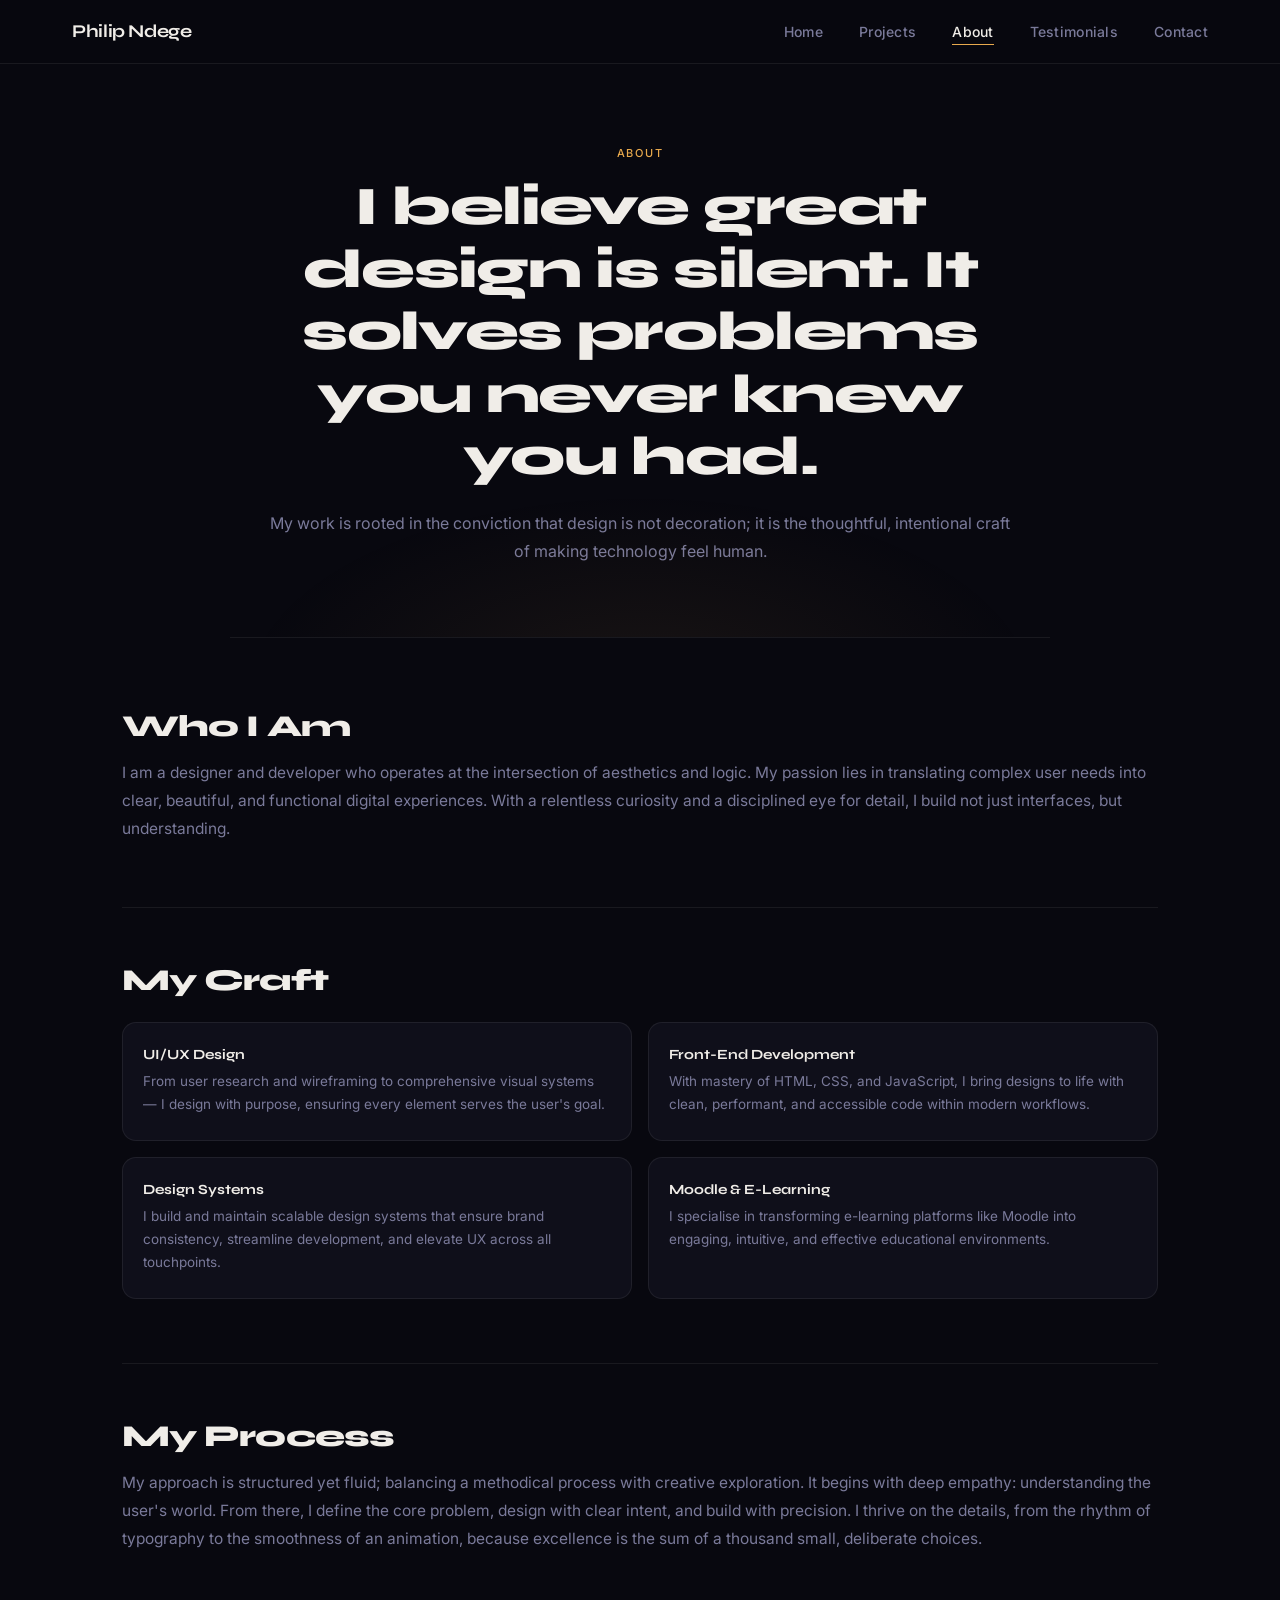
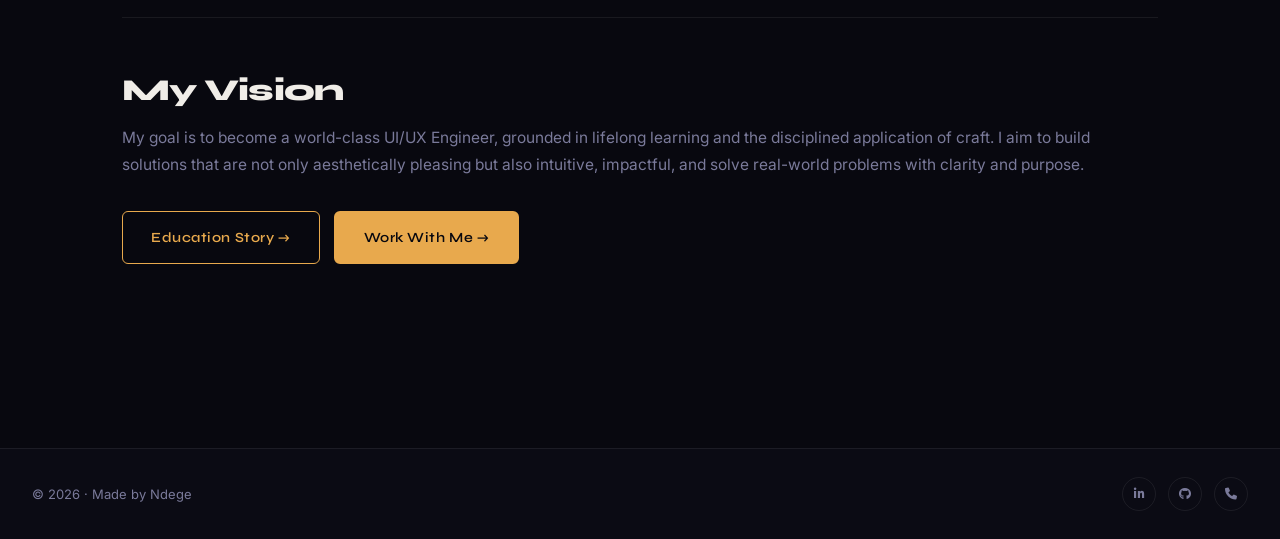
<file: about.html>
<!DOCTYPE html>
<html lang="en">
<head>
    <meta charset="UTF-8">
    <meta name="viewport" content="width=device-width, initial-scale=1.0">
    <title>About | Philip Ndege — UI/UX Designer &amp; Developer</title>
    <meta name="description" content="Philip Ndege — designer and developer at the intersection of aesthetics and logic. Building human-centered digital experiences.">
    <meta property="og:title" content="About | Philip Ndege">
    <meta property="og:description" content="Designer and developer at the intersection of aesthetics and logic. Building human-centered digital experiences.">
    <meta property="og:type" content="website">
  <link rel="preconnect" href="https://fonts.googleapis.com">
  <link rel="preconnect" href="https://fonts.gstatic.com" crossorigin>
  <link href="https://fonts.googleapis.com/css2?family=Syne:wght@400;600;700;800&family=Inter:wght@300;400;500&display=swap" rel="stylesheet">
  <link rel="stylesheet" href="https://cdnjs.cloudflare.com/ajax/libs/font-awesome/6.0.0-beta3/css/all.min.css">
  <link rel="icon" href="logo.svg" type="image/svg+xml">
  <link rel="stylesheet" href="css/styles.css">
</head>
<body>

<div class="scroll-bar" id="scroll-bar"></div>

<nav class="site-nav" id="site-nav">
  <div class="nav-inner">
    <a href="index.html" class="nav-logo">Philip Ndege</a>
    <button class="nav-burger" id="nav-burger" aria-label="Toggle menu" aria-expanded="false">
      <span></span><span></span><span></span>
    </button>
    <ul class="nav-list" id="nav-list">
      <li><a href="index.html" class="nav-a">Home</a></li>
      <li><a href="projects.html" class="nav-a">Projects</a></li>
      <li><a href="about.html" class="nav-a active">About</a></li>
      <li><a href="index.html#testimonials" class="nav-a">Testimonials</a></li>
      <li><a href="index.html#contact" class="nav-a">Contact</a></li>
    </ul>
  </div>
</nav>

<main class="page-main">
  <div class="page-hero reveal">
    <span class="section-label">About</span>
    <h1>I believe great design is silent. It solves problems you never knew you had.</h1>
    <p class="page-sub">My work is rooted in the conviction that design is not decoration; it is the thoughtful, intentional craft of making technology feel human.</p>
  </div>

  <div class="page-content">
    <div class="content-section reveal">
      <h2>Who I Am</h2>
      <p>I am a designer and developer who operates at the intersection of aesthetics and logic. My passion lies in translating complex user needs into clear, beautiful, and functional digital experiences. With a relentless curiosity and a disciplined eye for detail, I build not just interfaces, but understanding.</p>
    </div>

    <div class="content-sep"></div>

    <div class="content-section reveal">
      <h2>My Craft</h2>
      <div class="skills-grid">
        <div class="skill-card"><h3>UI/UX Design</h3><p>From user research and wireframing to comprehensive visual systems — I design with purpose, ensuring every element serves the user's goal.</p></div>
        <div class="skill-card"><h3>Front-End Development</h3><p>With mastery of HTML, CSS, and JavaScript, I bring designs to life with clean, performant, and accessible code within modern workflows.</p></div>
        <div class="skill-card"><h3>Design Systems</h3><p>I build and maintain scalable design systems that ensure brand consistency, streamline development, and elevate UX across all touchpoints.</p></div>
        <div class="skill-card"><h3>Moodle &amp; E-Learning</h3><p>I specialise in transforming e-learning platforms like Moodle into engaging, intuitive, and effective educational environments.</p></div>
      </div>
    </div>

    <div class="content-sep"></div>

    <div class="content-section reveal">
      <h2>My Process</h2>
      <p>My approach is structured yet fluid; balancing a methodical process with creative exploration. It begins with deep empathy: understanding the user's world. From there, I define the core problem, design with clear intent, and build with precision. I thrive on the details, from the rhythm of typography to the smoothness of an animation, because excellence is the sum of a thousand small, deliberate choices.</p>
    </div>

    <div class="content-sep"></div>

    <div class="content-section reveal">
      <h2>My Vision</h2>
      <p>My goal is to become a world-class UI/UX Engineer, grounded in lifelong learning and the disciplined application of craft. I aim to build solutions that are not only aesthetically pleasing but also intuitive, impactful, and solve real-world problems with clarity and purpose.</p>
      <div style="margin-top:32px;display:flex;gap:14px;flex-wrap:wrap;">
        <a href="education.html" class="btn btn--outline">Education Story →</a>
        <a href="index.html#contact" class="btn btn--primary">Work With Me →</a>
      </div>
    </div>
  </div>
</main>

<footer class="site-footer">
  <p>© <span id="footer-year"></span> · Made by Ndege</p>
  <div class="footer-socials">
    <a href="https://www.linkedin.com/in/philip-ndege-721208354" target="_blank" rel="noopener noreferrer" aria-label="LinkedIn"><i class="fab fa-linkedin-in"></i></a>
    <a href="https://github.com/Ndege-stack" target="_blank" rel="noopener noreferrer" aria-label="GitHub"><i class="fab fa-github"></i></a>
    <a href="tel:+254796124982" aria-label="Call Philip"><i class="fas fa-phone"></i></a>
  </div>
</footer>
<script src="js/nav.js"></script>
</body>
</html>
</file>
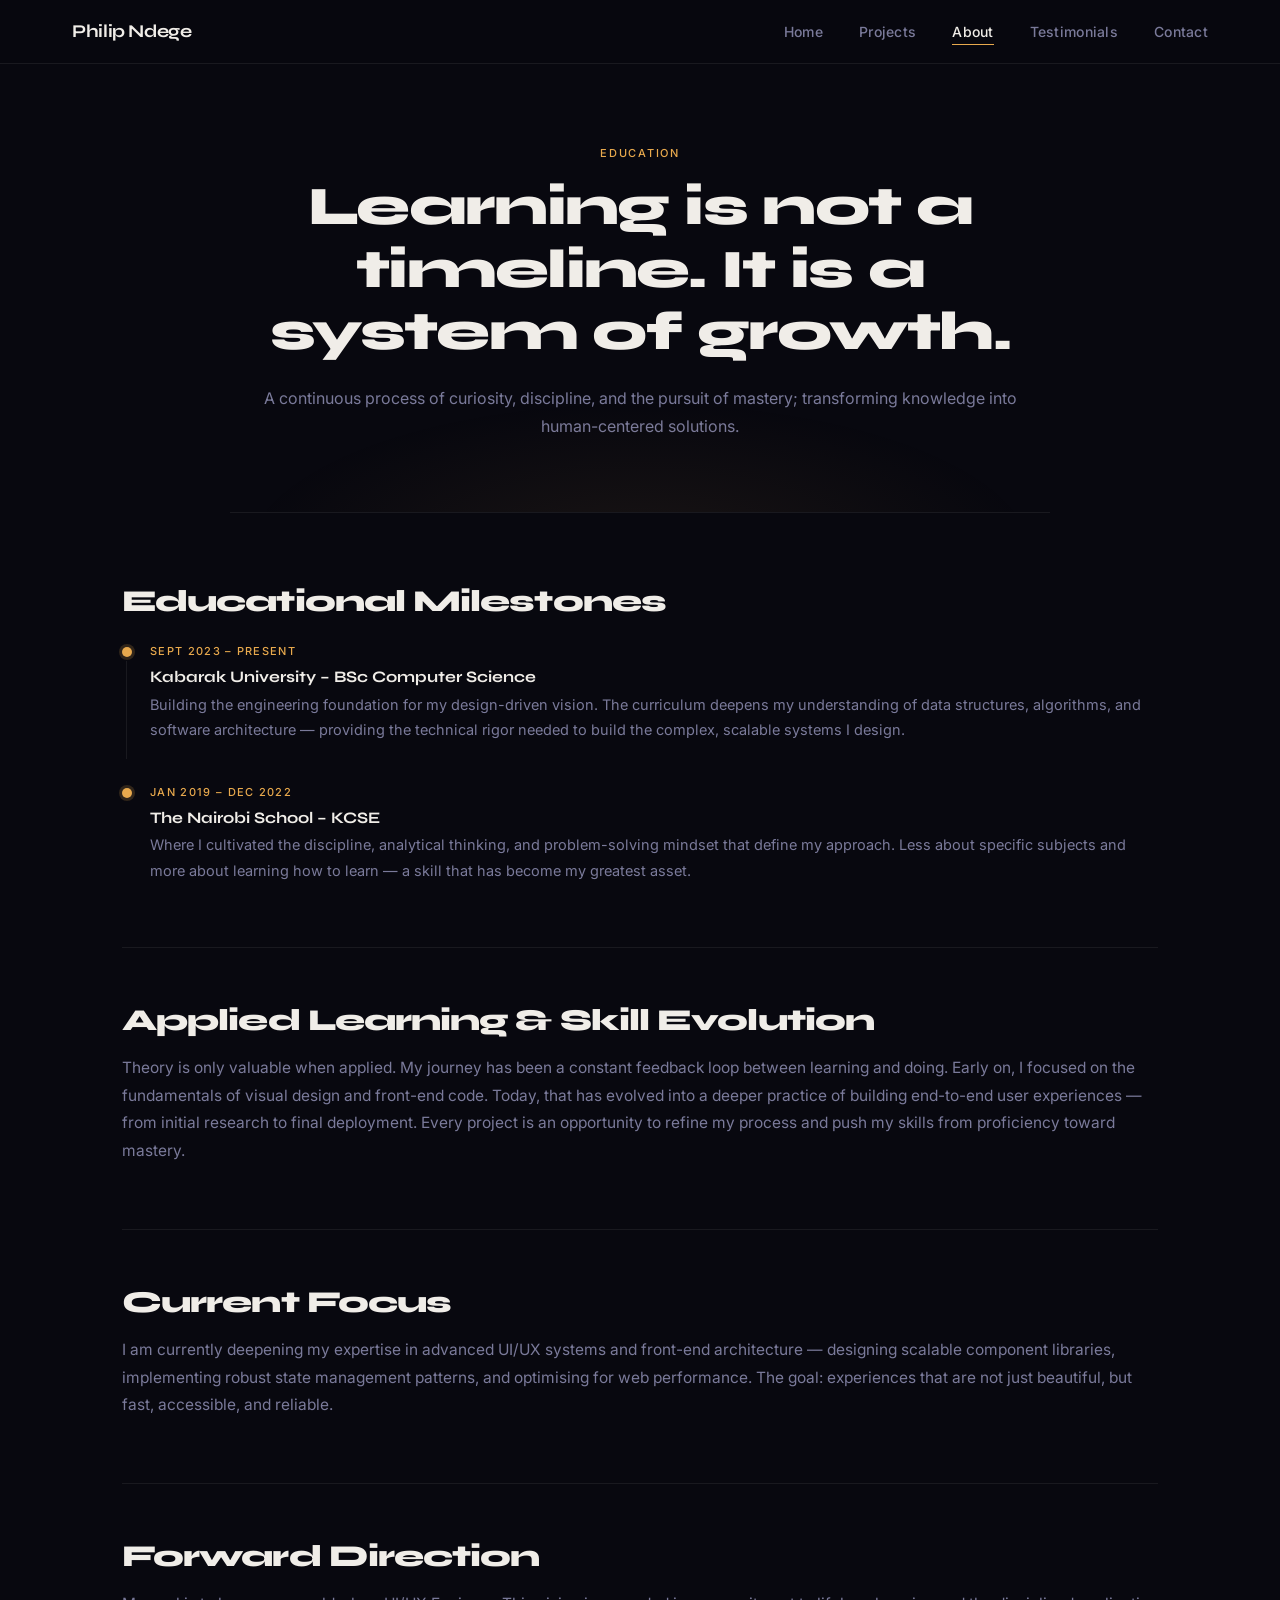
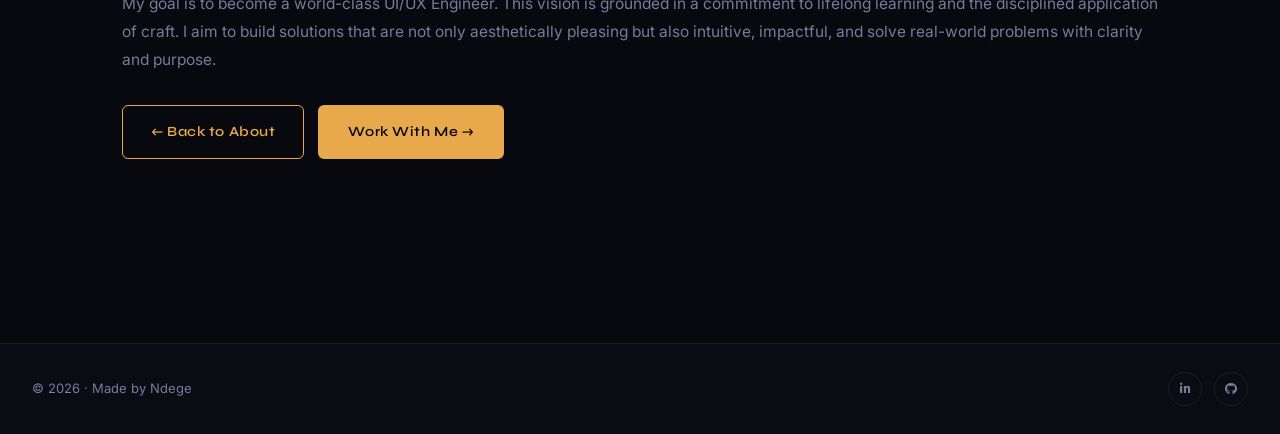
<file: education.html>
<!DOCTYPE html>
<html lang="en">
<head>
    <meta charset="UTF-8">
    <meta name="viewport" content="width=device-width, initial-scale=1.0">
    <title>Education | Philip Ndege — UI/UX Designer &amp; Developer</title>
    <meta name="description" content="Philip Ndege’s academic journey — Kabarak University BSc Computer Science, and the continuous pursuit of design mastery.">
    <meta property="og:title" content="Education | Philip Ndege">
    <meta property="og:description" content="Academic journey and continuous learning that shapes human-centered design work.">
    <meta property="og:type" content="website">
  <link rel="preconnect" href="https://fonts.googleapis.com">
  <link rel="preconnect" href="https://fonts.gstatic.com" crossorigin>
  <link href="https://fonts.googleapis.com/css2?family=Syne:wght@400;600;700;800&family=Inter:wght@300;400;500&display=swap" rel="stylesheet">
  <link rel="stylesheet" href="https://cdnjs.cloudflare.com/ajax/libs/font-awesome/6.0.0-beta3/css/all.min.css">
  <link rel="icon" href="logo.svg" type="image/svg+xml">
  <link rel="stylesheet" href="css/styles.css">
</head>
<body>

<div class="scroll-bar" id="scroll-bar"></div>

<nav class="site-nav" id="site-nav">
  <div class="nav-inner">
    <a href="index.html" class="nav-logo">Philip Ndege</a>
    <button class="nav-burger" id="nav-burger" aria-label="Toggle menu" aria-expanded="false">
      <span></span><span></span><span></span>
    </button>
    <ul class="nav-list" id="nav-list">
      <li><a href="index.html" class="nav-a">Home</a></li>
      <li><a href="projects.html" class="nav-a">Projects</a></li>
      <li><a href="about.html" class="nav-a active">About</a></li>
      <li><a href="index.html#testimonials" class="nav-a">Testimonials</a></li>
      <li><a href="index.html#contact" class="nav-a">Contact</a></li>
    </ul>
  </div>
</nav>

<main class="page-main">
  <div class="page-hero reveal">
    <span class="section-label">Education</span>
    <h1>Learning is not a timeline. It is a system of growth.</h1>
    <p class="page-sub">A continuous process of curiosity, discipline, and the pursuit of mastery; transforming knowledge into human-centered solutions.</p>
  </div>

  <div class="page-content">
    <div class="content-section reveal">
      <h2>Educational Milestones</h2>
      <div class="timeline">
        <div class="timeline-item">
          <span class="tl-date">Sept 2023 – Present</span>
          <h3>Kabarak University – BSc Computer Science</h3>
          <p>Building the engineering foundation for my design-driven vision. The curriculum deepens my understanding of data structures, algorithms, and software architecture — providing the technical rigor needed to build the complex, scalable systems I design.</p>
        </div>
        <div class="timeline-item">
          <span class="tl-date">Jan 2019 – Dec 2022</span>
          <h3>The Nairobi School – KCSE</h3>
          <p>Where I cultivated the discipline, analytical thinking, and problem-solving mindset that define my approach. Less about specific subjects and more about learning how to learn — a skill that has become my greatest asset.</p>
        </div>
      </div>
    </div>

    <div class="content-sep"></div>

    <div class="content-section reveal">
      <h2>Applied Learning &amp; Skill Evolution</h2>
      <p>Theory is only valuable when applied. My journey has been a constant feedback loop between learning and doing. Early on, I focused on the fundamentals of visual design and front-end code. Today, that has evolved into a deeper practice of building end-to-end user experiences — from initial research to final deployment. Every project is an opportunity to refine my process and push my skills from proficiency toward mastery.</p>
    </div>

    <div class="content-sep"></div>

    <div class="content-section reveal">
      <h2>Current Focus</h2>
      <p>I am currently deepening my expertise in advanced UI/UX systems and front-end architecture — designing scalable component libraries, implementing robust state management patterns, and optimising for web performance. The goal: experiences that are not just beautiful, but fast, accessible, and reliable.</p>
    </div>

    <div class="content-sep"></div>

    <div class="content-section reveal">
      <h2>Forward Direction</h2>
      <p>My goal is to become a world-class UI/UX Engineer. This vision is grounded in a commitment to lifelong learning and the disciplined application of craft. I aim to build solutions that are not only aesthetically pleasing but also intuitive, impactful, and solve real-world problems with clarity and purpose.</p>
      <div style="margin-top:32px;display:flex;gap:14px;flex-wrap:wrap;">
        <a href="about.html" class="btn btn--outline">← Back to About</a>
        <a href="index.html#contact" class="btn btn--primary">Work With Me →</a>
      </div>
    </div>
  </div>
</main>

<footer class="site-footer">
  <p>© <span id="footer-year"></span> · Made by Ndege</p>
  <div class="footer-socials">
    <a href="https://www.linkedin.com/in/philip-ndege-721208354" target="_blank" rel="noopener noreferrer" aria-label="LinkedIn"><i class="fab fa-linkedin-in"></i></a>
    <a href="https://github.com/Ndege-stack" target="_blank" rel="noopener noreferrer" aria-label="GitHub"><i class="fab fa-github"></i></a>
  </div>
</footer>
<script src="js/nav.js"></script>
</body>
</html>
</file>
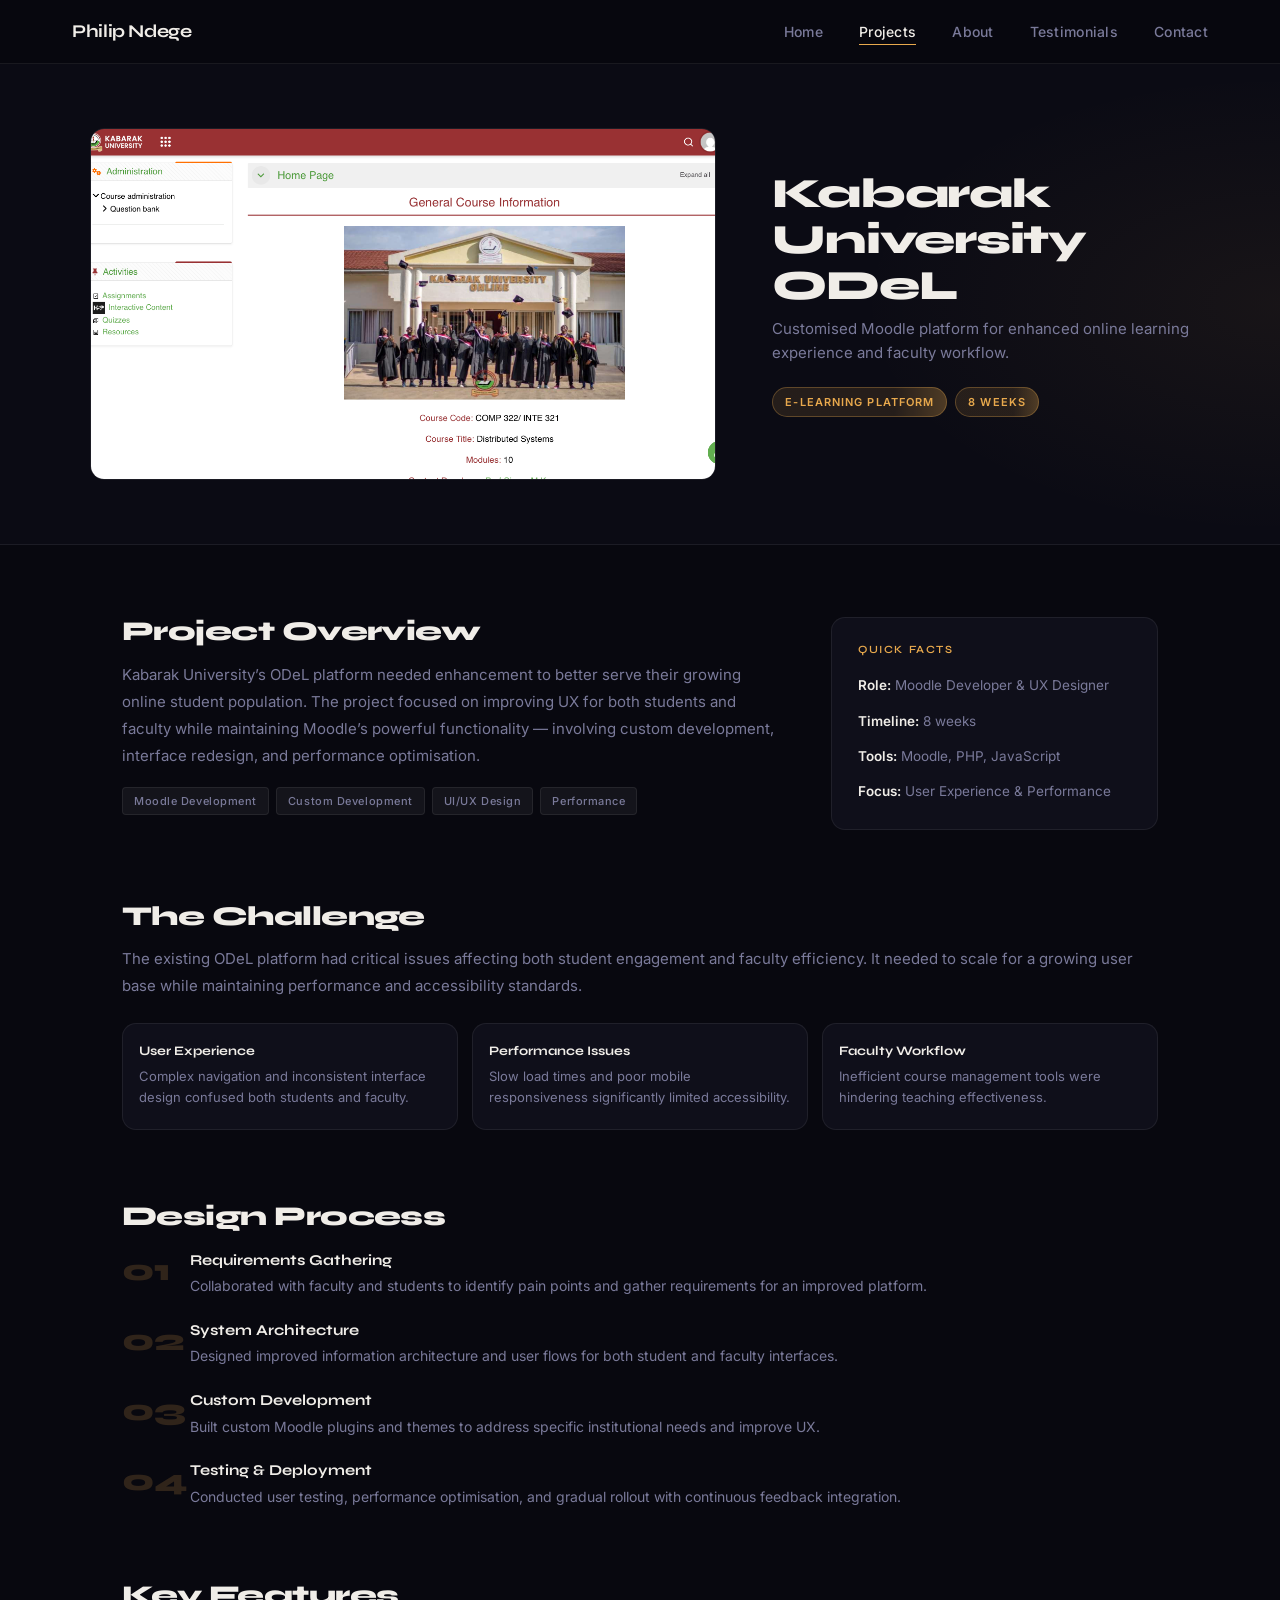
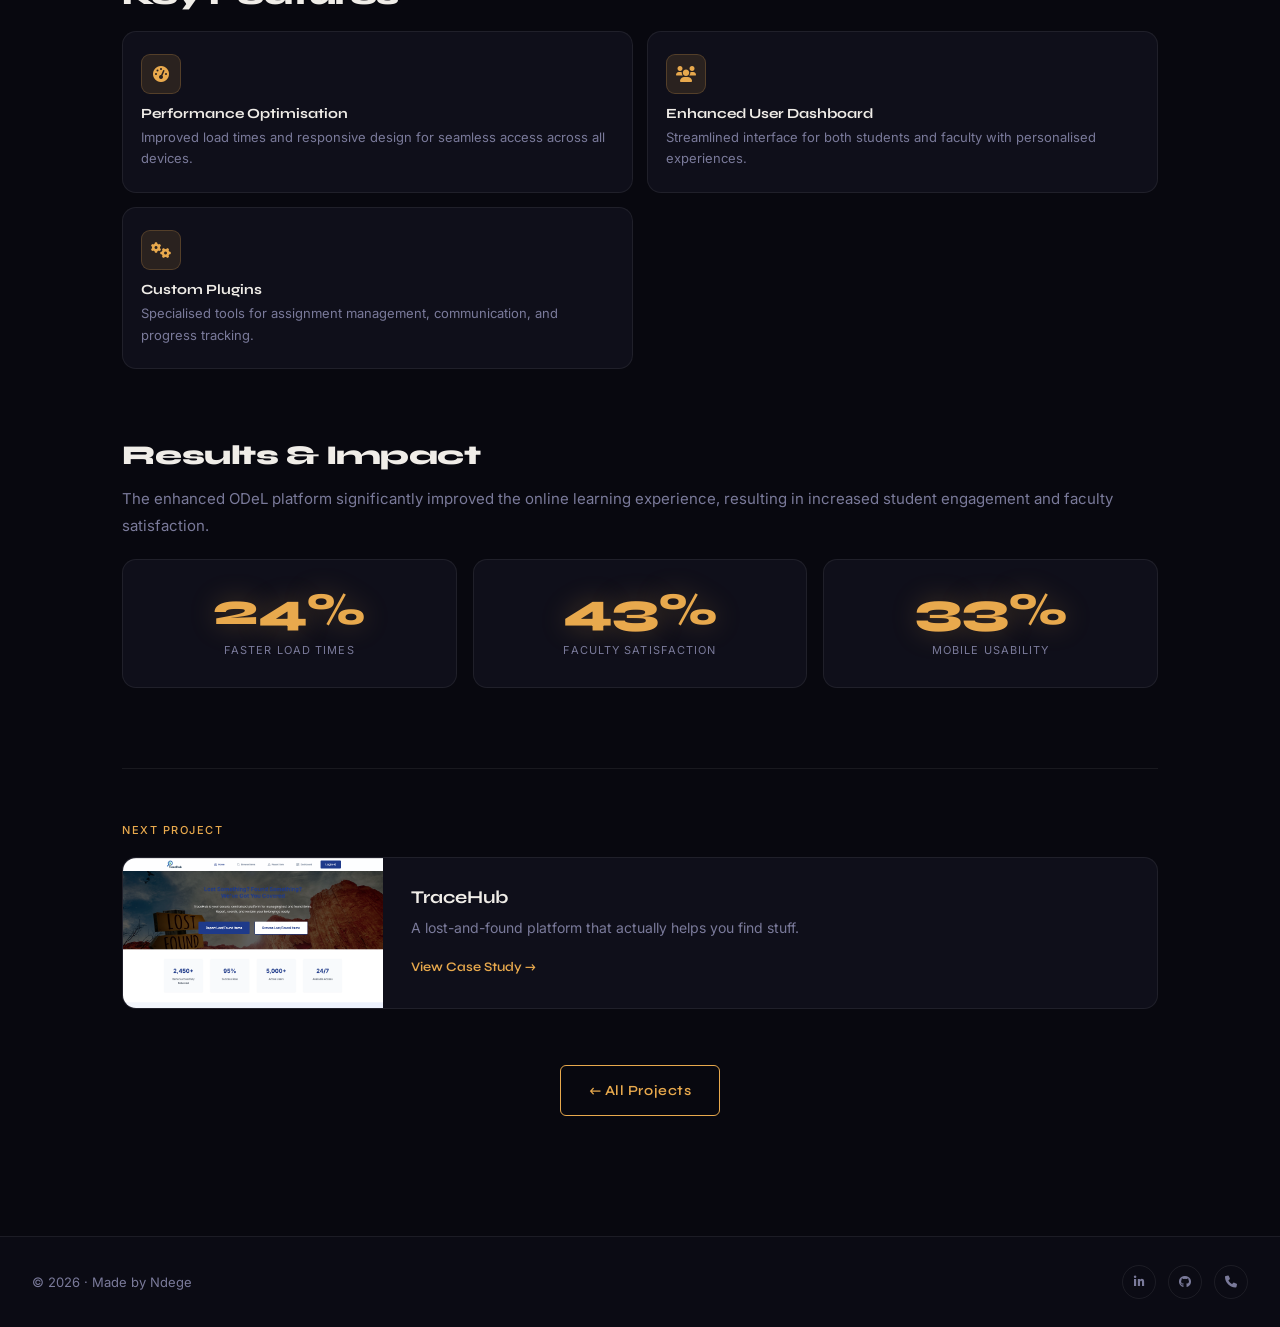
<file: project-kabarak.html>
<!DOCTYPE html>
<html lang="en">
<head>
    <meta charset="UTF-8">
    <meta name="viewport" content="width=device-width, initial-scale=1.0">
    <title>Kabarak University ODeL — Case Study | Philip Ndege</title>
    <meta name="description" content="Case study: Enhancing the Kabarak University ODeL Moodle platform with custom development and improved UX.">
    <meta property="og:title" content="Kabarak University ODeL — Case Study | Philip Ndege">
    <meta property="og:description" content="Custom Moodle development for enhanced online learning experience and faculty workflow.">
    <meta property="og:type" content="website">
    <meta property="og:image" content="Images/Screenshot 2026-01-12 at 19.02.18.png">
  <link rel="preconnect" href="https://fonts.googleapis.com">
  <link rel="preconnect" href="https://fonts.gstatic.com" crossorigin>
  <link href="https://fonts.googleapis.com/css2?family=Syne:wght@400;600;700;800&family=Inter:wght@300;400;500&display=swap" rel="stylesheet">
  <link rel="stylesheet" href="https://cdnjs.cloudflare.com/ajax/libs/font-awesome/6.0.0-beta3/css/all.min.css">
  <link rel="icon" href="logo.svg" type="image/svg+xml">
  <link rel="stylesheet" href="css/styles.css">
</head>
<body>

<div class="scroll-bar" id="scroll-bar"></div>

<nav class="site-nav" id="site-nav">
  <div class="nav-inner">
    <a href="index.html" class="nav-logo">Philip Ndege</a>
    <button class="nav-burger" id="nav-burger" aria-label="Toggle menu" aria-expanded="false">
      <span></span><span></span><span></span>
    </button>
    <ul class="nav-list" id="nav-list">
      <li><a href="index.html" class="nav-a">Home</a></li>
      <li><a href="projects.html" class="nav-a active">Projects</a></li>
      <li><a href="about.html" class="nav-a">About</a></li>
      <li><a href="index.html#testimonials" class="nav-a">Testimonials</a></li>
      <li><a href="index.html#contact" class="nav-a">Contact</a></li>
    </ul>
  </div>
</nav>

<main class="page-main">
  <section class="cs-hero">
    <div class="cs-hero-inner">
      <div class="cs-hero-img"><img src="Images/Screenshot 2026-01-12 at 19.02.18.png" alt="Kabarak University ODeL" loading="lazy"></div>
      <div class="cs-hero-meta">
        <h1>Kabarak University ODeL</h1>
        <p class="cs-subtitle">Customised Moodle platform for enhanced online learning experience and faculty workflow.</p>
        <div class="cs-badges"><span class="cs-badge">E-Learning Platform</span><span class="cs-badge">8 Weeks</span></div>
      </div>
    </div>
  </section>

  <div class="cs-body">
    <div class="cs-grid cs-section reveal">
      <div>
        <h2>Project Overview</h2>
        <p>Kabarak University’s ODeL platform needed enhancement to better serve their growing online student population. The project focused on improving UX for both students and faculty while maintaining Moodle’s powerful functionality — involving custom development, interface redesign, and performance optimisation.</p>
        <div class="tag-row"><span class="tag">Moodle Development</span><span class="tag">Custom Development</span><span class="tag">UI/UX Design</span><span class="tag">Performance</span></div>
      </div>
      <aside class="cs-sidebar">
        <h3>Quick Facts</h3>
        <ul>
          <li><strong>Role:</strong> Moodle Developer &amp; UX Designer</li>
          <li><strong>Timeline:</strong> 8 weeks</li>
          <li><strong>Tools:</strong> Moodle, PHP, JavaScript</li>
          <li><strong>Focus:</strong> User Experience &amp; Performance</li>
        </ul>
      </aside>
    </div>

    <div class="cs-section reveal">
      <h2>The Challenge</h2>
      <p class="challenge-intro">The existing ODeL platform had critical issues affecting both student engagement and faculty efficiency. It needed to scale for a growing user base while maintaining performance and accessibility standards.</p>
      <div class="challenge-grid">
        <div class="challenge-card"><h4>User Experience</h4><p>Complex navigation and inconsistent interface design confused both students and faculty.</p></div>
        <div class="challenge-card"><h4>Performance Issues</h4><p>Slow load times and poor mobile responsiveness significantly limited accessibility.</p></div>
        <div class="challenge-card"><h4>Faculty Workflow</h4><p>Inefficient course management tools were hindering teaching effectiveness.</p></div>
      </div>
    </div>

    <div class="cs-section reveal">
      <h2>Design Process</h2>
      <div class="process-steps">
        <div class="process-step"><div class="step-num">01</div><div class="step-body"><h3>Requirements Gathering</h3><p>Collaborated with faculty and students to identify pain points and gather requirements for an improved platform.</p></div></div>
        <div class="process-step"><div class="step-num">02</div><div class="step-body"><h3>System Architecture</h3><p>Designed improved information architecture and user flows for both student and faculty interfaces.</p></div></div>
        <div class="process-step"><div class="step-num">03</div><div class="step-body"><h3>Custom Development</h3><p>Built custom Moodle plugins and themes to address specific institutional needs and improve UX.</p></div></div>
        <div class="process-step"><div class="step-num">04</div><div class="step-body"><h3>Testing &amp; Deployment</h3><p>Conducted user testing, performance optimisation, and gradual rollout with continuous feedback integration.</p></div></div>
      </div>
    </div>

    <div class="cs-section reveal">
      <h2>Key Features</h2>
      <div class="feature-grid">
        <div class="feature-card"><div class="feat-icon"><i class="fas fa-tachometer-alt"></i></div><h3>Performance Optimisation</h3><p>Improved load times and responsive design for seamless access across all devices.</p></div>
        <div class="feature-card"><div class="feat-icon"><i class="fas fa-users"></i></div><h3>Enhanced User Dashboard</h3><p>Streamlined interface for both students and faculty with personalised experiences.</p></div>
        <div class="feature-card"><div class="feat-icon"><i class="fas fa-cogs"></i></div><h3>Custom Plugins</h3><p>Specialised tools for assignment management, communication, and progress tracking.</p></div>
        
      </div>
    </div>

    <div class="cs-section reveal">
      <h2>Results &amp; Impact</h2>
      <p>The enhanced ODeL platform significantly improved the online learning experience, resulting in increased student engagement and faculty satisfaction.</p>
      <div class="metrics-grid">
        <div class="metric-card"><div class="metric-num">40%</div><div class="metric-lbl">Faster Load Times</div></div>
        <div class="metric-card"><div class="metric-num">88%</div><div class="metric-lbl">Faculty Satisfaction</div></div>
        <div class="metric-card"><div class="metric-num">95%</div><div class="metric-lbl">Mobile Usability</div></div>
      </div>
    </div>

    <div class="next-cs reveal">
      <p class="next-cs-label">Next Project</p>
      <a href="project-tracehub.html" class="next-cs-card">
        <div class="next-cs-img"><img src="Images/Screenshot 2025-09-13 at 15.46.38.png" alt="TraceHub" loading="lazy"></div>
        <div class="next-cs-body">
          <h3>TraceHub</h3>
          <p>A lost-and-found platform that actually helps you find stuff.</p>
          <span>View Case Study →</span>
        </div>
      </a>
    </div>

    <div style="text-align:center;margin-top:56px;">
      <a href="projects.html" class="btn btn--outline">← All Projects</a>
    </div>
  </div>
</main>

<footer class="site-footer">
  <p>© <span id="footer-year"></span> · Made by Ndege</p>
  <div class="footer-socials">
    <a href="https://www.linkedin.com/in/philip-ndege-721208354" target="_blank" rel="noopener noreferrer" aria-label="LinkedIn"><i class="fab fa-linkedin-in"></i></a>
    <a href="https://github.com/Ndege-stack" target="_blank" rel="noopener noreferrer" aria-label="GitHub"><i class="fab fa-github"></i></a>
    <a href="tel:+254796124982" aria-label="Call Philip"><i class="fas fa-phone"></i></a>
  </div>
</footer>
<script src="js/nav.js"></script>
</body>
</html>
</file>
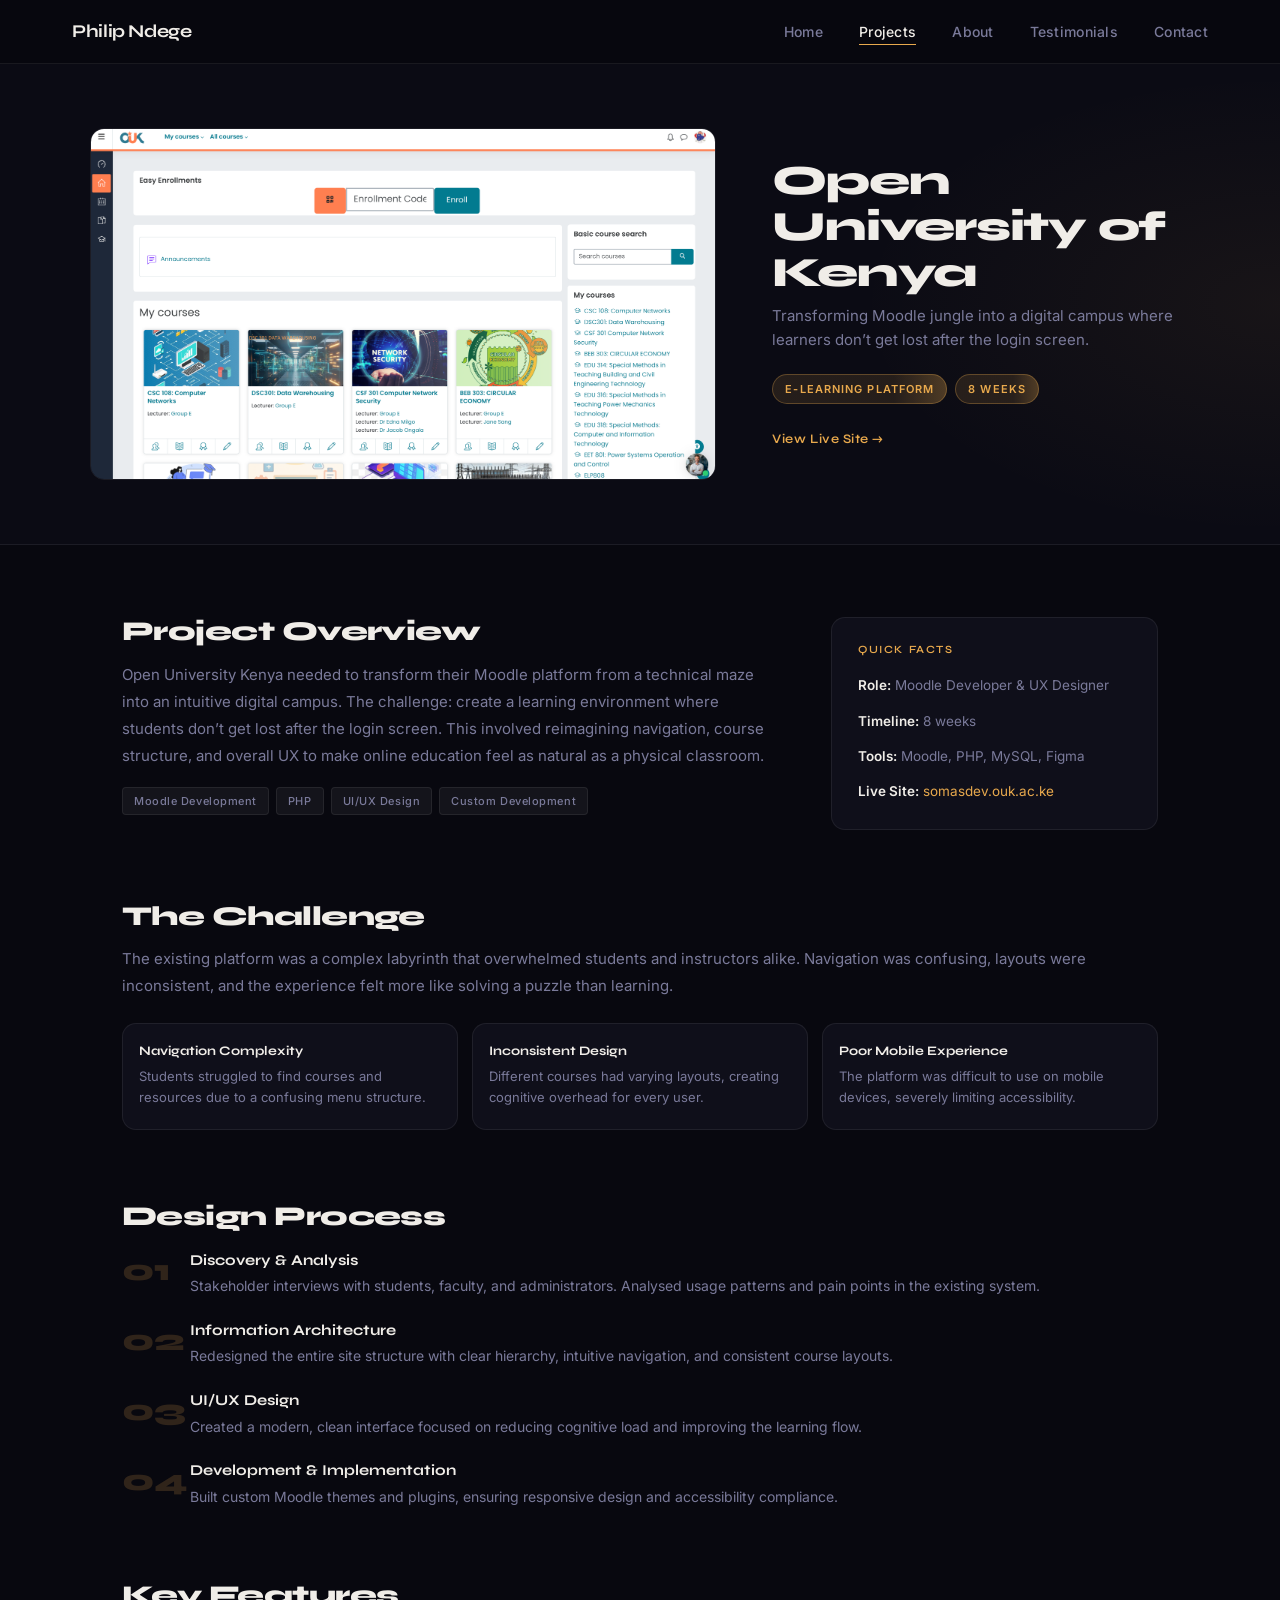
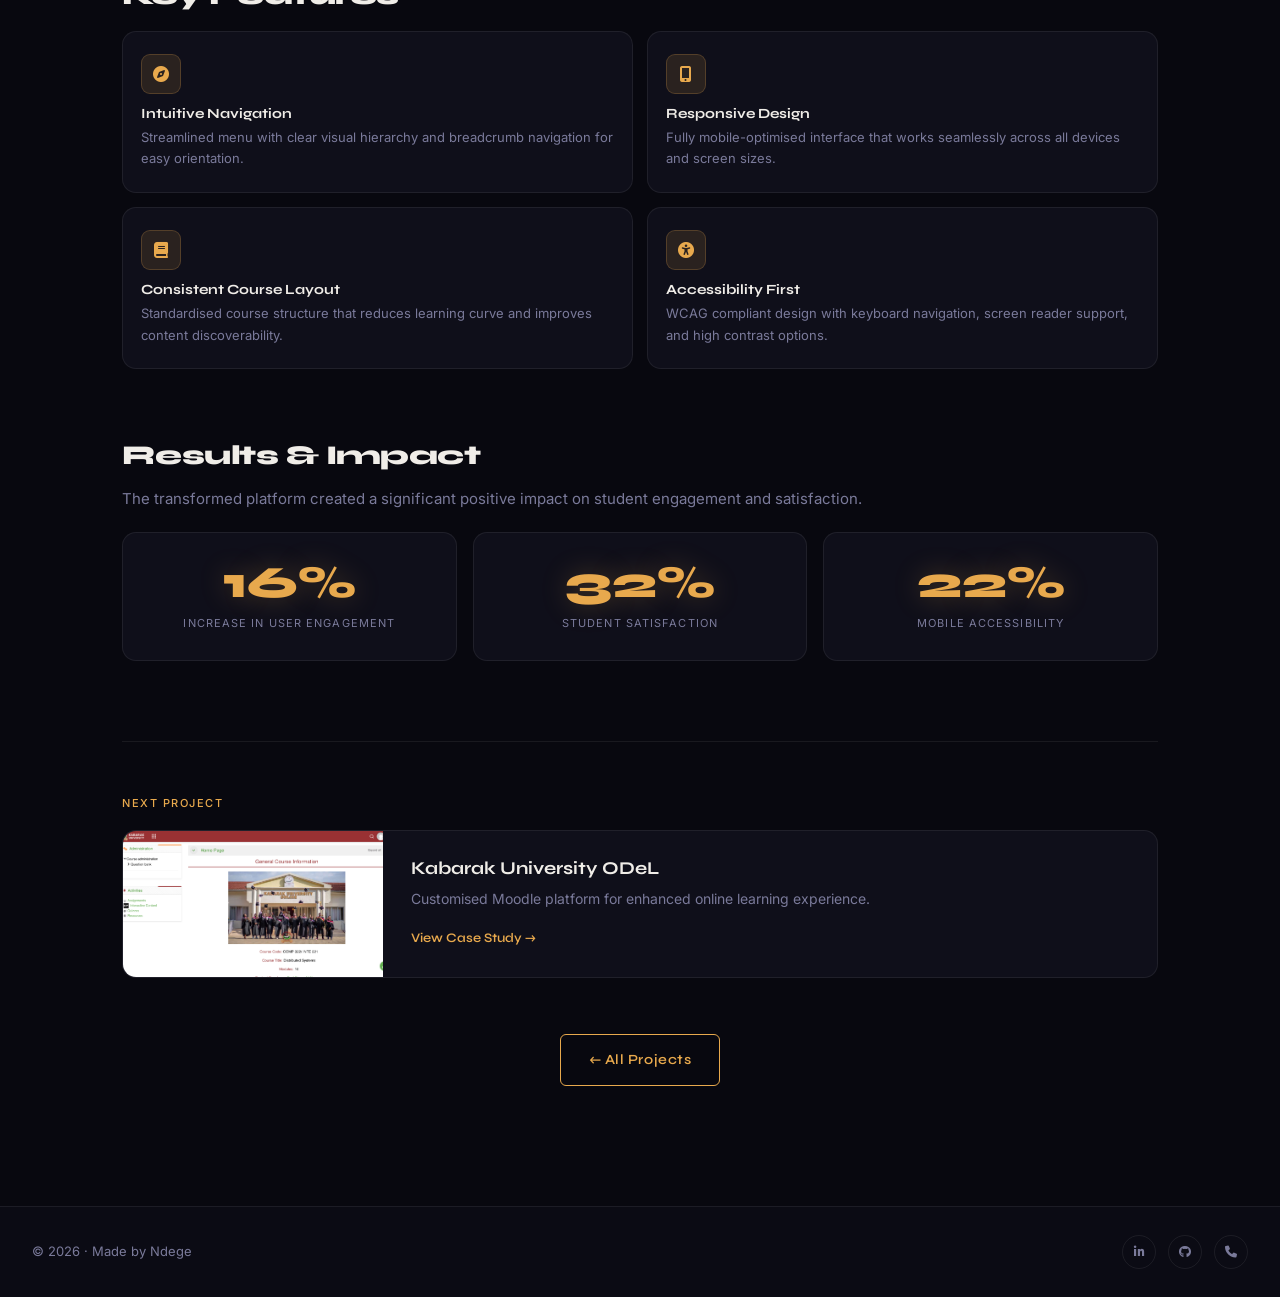
<file: project-ouk.html>
<!DOCTYPE html>
<html lang="en">
<head>
    <meta charset="UTF-8">
    <meta name="viewport" content="width=device-width, initial-scale=1.0">
    <title>Open University of Kenya — Case Study | Philip Ndege</title>
    <meta name="description" content="Case study: Transforming the Open University of Kenya Moodle platform into a clean, navigable digital campus.">
    <meta property="og:title" content="Open University of Kenya — Case Study | Philip Ndege">
    <meta property="og:description" content="Turning a Moodle jungle into a digital campus where learners don't get lost after the login screen.">
    <meta property="og:type" content="website">
    <meta property="og:image" content="Images/Screenshot 2025-09-13 at 15.34.13.png">
  <link rel="preconnect" href="https://fonts.googleapis.com">
  <link rel="preconnect" href="https://fonts.gstatic.com" crossorigin>
  <link href="https://fonts.googleapis.com/css2?family=Syne:wght@400;600;700;800&family=Inter:wght@300;400;500&display=swap" rel="stylesheet">
  <link rel="stylesheet" href="https://cdnjs.cloudflare.com/ajax/libs/font-awesome/6.0.0-beta3/css/all.min.css">
  <link rel="icon" href="logo.svg" type="image/svg+xml">
  <link rel="stylesheet" href="css/styles.css">
</head>
<body>

<div class="scroll-bar" id="scroll-bar"></div>

<nav class="site-nav" id="site-nav">
  <div class="nav-inner">
    <a href="index.html" class="nav-logo">Philip Ndege</a>
    <button class="nav-burger" id="nav-burger" aria-label="Toggle menu" aria-expanded="false">
      <span></span><span></span><span></span>
    </button>
    <ul class="nav-list" id="nav-list">
      <li><a href="index.html" class="nav-a">Home</a></li>
      <li><a href="projects.html" class="nav-a active">Projects</a></li>
      <li><a href="about.html" class="nav-a">About</a></li>
      <li><a href="index.html#testimonials" class="nav-a">Testimonials</a></li>
      <li><a href="index.html#contact" class="nav-a">Contact</a></li>
    </ul>
  </div>
</nav>

<main class="page-main">
  <section class="cs-hero">
    <div class="cs-hero-inner">
      <div class="cs-hero-img"><img src="Images/Screenshot 2025-09-13 at 15.34.13.png" alt="Open University of Kenya" loading="lazy"></div>
      <div class="cs-hero-meta">
        <h1>Open University of Kenya</h1>
        <p class="cs-subtitle">Transforming Moodle jungle into a digital campus where learners don’t get lost after the login screen.</p>
        <div class="cs-badges"><span class="cs-badge">E-Learning Platform</span><span class="cs-badge">8 Weeks</span></div>
        <a href="https://somasdev.ouk.ac.ke" target="_blank" rel="noopener noreferrer" class="cs-live-link">View Live Site →</a>
      </div>
    </div>
  </section>

  <div class="cs-body">
    <div class="cs-grid cs-section reveal">
      <div>
        <h2>Project Overview</h2>
        <p>Open University Kenya needed to transform their Moodle platform from a technical maze into an intuitive digital campus. The challenge: create a learning environment where students don’t get lost after the login screen. This involved reimagining navigation, course structure, and overall UX to make online education feel as natural as a physical classroom.</p>
        <div class="tag-row"><span class="tag">Moodle Development</span><span class="tag">PHP</span><span class="tag">UI/UX Design</span><span class="tag">Custom Development</span></div>
      </div>
      <aside class="cs-sidebar">
        <h3>Quick Facts</h3>
        <ul>
          <li><strong>Role:</strong> Moodle Developer &amp; UX Designer</li>
          <li><strong>Timeline:</strong> 8 weeks</li>
          <li><strong>Tools:</strong> Moodle, PHP, MySQL, Figma</li>
          <li><strong>Live Site:</strong> <a href="https://somasdev.ouk.ac.ke" target="_blank" rel="noopener noreferrer">somasdev.ouk.ac.ke</a></li>
        </ul>
      </aside>
    </div>

    <div class="cs-section reveal">
      <h2>The Challenge</h2>
      <p class="challenge-intro">The existing platform was a complex labyrinth that overwhelmed students and instructors alike. Navigation was confusing, layouts were inconsistent, and the experience felt more like solving a puzzle than learning.</p>
      <div class="challenge-grid">
        <div class="challenge-card"><h4>Navigation Complexity</h4><p>Students struggled to find courses and resources due to a confusing menu structure.</p></div>
        <div class="challenge-card"><h4>Inconsistent Design</h4><p>Different courses had varying layouts, creating cognitive overhead for every user.</p></div>
        <div class="challenge-card"><h4>Poor Mobile Experience</h4><p>The platform was difficult to use on mobile devices, severely limiting accessibility.</p></div>
      </div>
    </div>

    <div class="cs-section reveal">
      <h2>Design Process</h2>
      <div class="process-steps">
        <div class="process-step"><div class="step-num">01</div><div class="step-body"><h3>Discovery &amp; Analysis</h3><p>Stakeholder interviews with students, faculty, and administrators. Analysed usage patterns and pain points in the existing system.</p></div></div>
        <div class="process-step"><div class="step-num">02</div><div class="step-body"><h3>Information Architecture</h3><p>Redesigned the entire site structure with clear hierarchy, intuitive navigation, and consistent course layouts.</p></div></div>
        <div class="process-step"><div class="step-num">03</div><div class="step-body"><h3>UI/UX Design</h3><p>Created a modern, clean interface focused on reducing cognitive load and improving the learning flow.</p></div></div>
        <div class="process-step"><div class="step-num">04</div><div class="step-body"><h3>Development &amp; Implementation</h3><p>Built custom Moodle themes and plugins, ensuring responsive design and accessibility compliance.</p></div></div>
      </div>
    </div>

    <div class="cs-section reveal">
      <h2>Key Features</h2>
      <div class="feature-grid">
        <div class="feature-card"><div class="feat-icon"><i class="fas fa-compass"></i></div><h3>Intuitive Navigation</h3><p>Streamlined menu with clear visual hierarchy and breadcrumb navigation for easy orientation.</p></div>
        <div class="feature-card"><div class="feat-icon"><i class="fas fa-mobile-alt"></i></div><h3>Responsive Design</h3><p>Fully mobile-optimised interface that works seamlessly across all devices and screen sizes.</p></div>
        <div class="feature-card"><div class="feat-icon"><i class="fas fa-book"></i></div><h3>Consistent Course Layout</h3><p>Standardised course structure that reduces learning curve and improves content discoverability.</p></div>
        <div class="feature-card"><div class="feat-icon"><i class="fas fa-universal-access"></i></div><h3>Accessibility First</h3><p>WCAG compliant design with keyboard navigation, screen reader support, and high contrast options.</p></div>
      </div>
    </div>

    <div class="cs-section reveal">
      <h2>Results &amp; Impact</h2>
      <p>The transformed platform created a significant positive impact on student engagement and satisfaction.</p>
      <div class="metrics-grid">
        <div class="metric-card"><div class="metric-num">30%</div><div class="metric-lbl">Increase in User Engagement</div></div>
        <div class="metric-card"><div class="metric-num">85%</div><div class="metric-lbl">Student Satisfaction</div></div>
        <div class="metric-card"><div class="metric-num">100%</div><div class="metric-lbl">Mobile Accessibility</div></div>
      </div>
    </div>

    <div class="next-cs reveal">
      <p class="next-cs-label">Next Project</p>
      <a href="project-kabarak.html" class="next-cs-card">
        <div class="next-cs-img"><img src="Images/Screenshot 2026-01-12 at 19.02.18.png" alt="Kabarak University ODeL" loading="lazy"></div>
        <div class="next-cs-body">
          <h3>Kabarak University ODeL</h3>
          <p>Customised Moodle platform for enhanced online learning experience.</p>
          <span>View Case Study →</span>
        </div>
      </a>
    </div>

    <div style="text-align:center;margin-top:56px;">
      <a href="projects.html" class="btn btn--outline">← All Projects</a>
    </div>
  </div>
</main>

<footer class="site-footer">
  <p>© <span id="footer-year"></span> · Made by Ndege</p>
  <div class="footer-socials">
    <a href="https://www.linkedin.com/in/philip-ndege-721208354" target="_blank" rel="noopener noreferrer" aria-label="LinkedIn"><i class="fab fa-linkedin-in"></i></a>
    <a href="https://github.com/Ndege-stack" target="_blank" rel="noopener noreferrer" aria-label="GitHub"><i class="fab fa-github"></i></a>
    <a href="tel:+254796124982" aria-label="Call Philip"><i class="fas fa-phone"></i></a>
  </div>
</footer>
<script src="js/nav.js"></script>
</body>
</html>
</file>
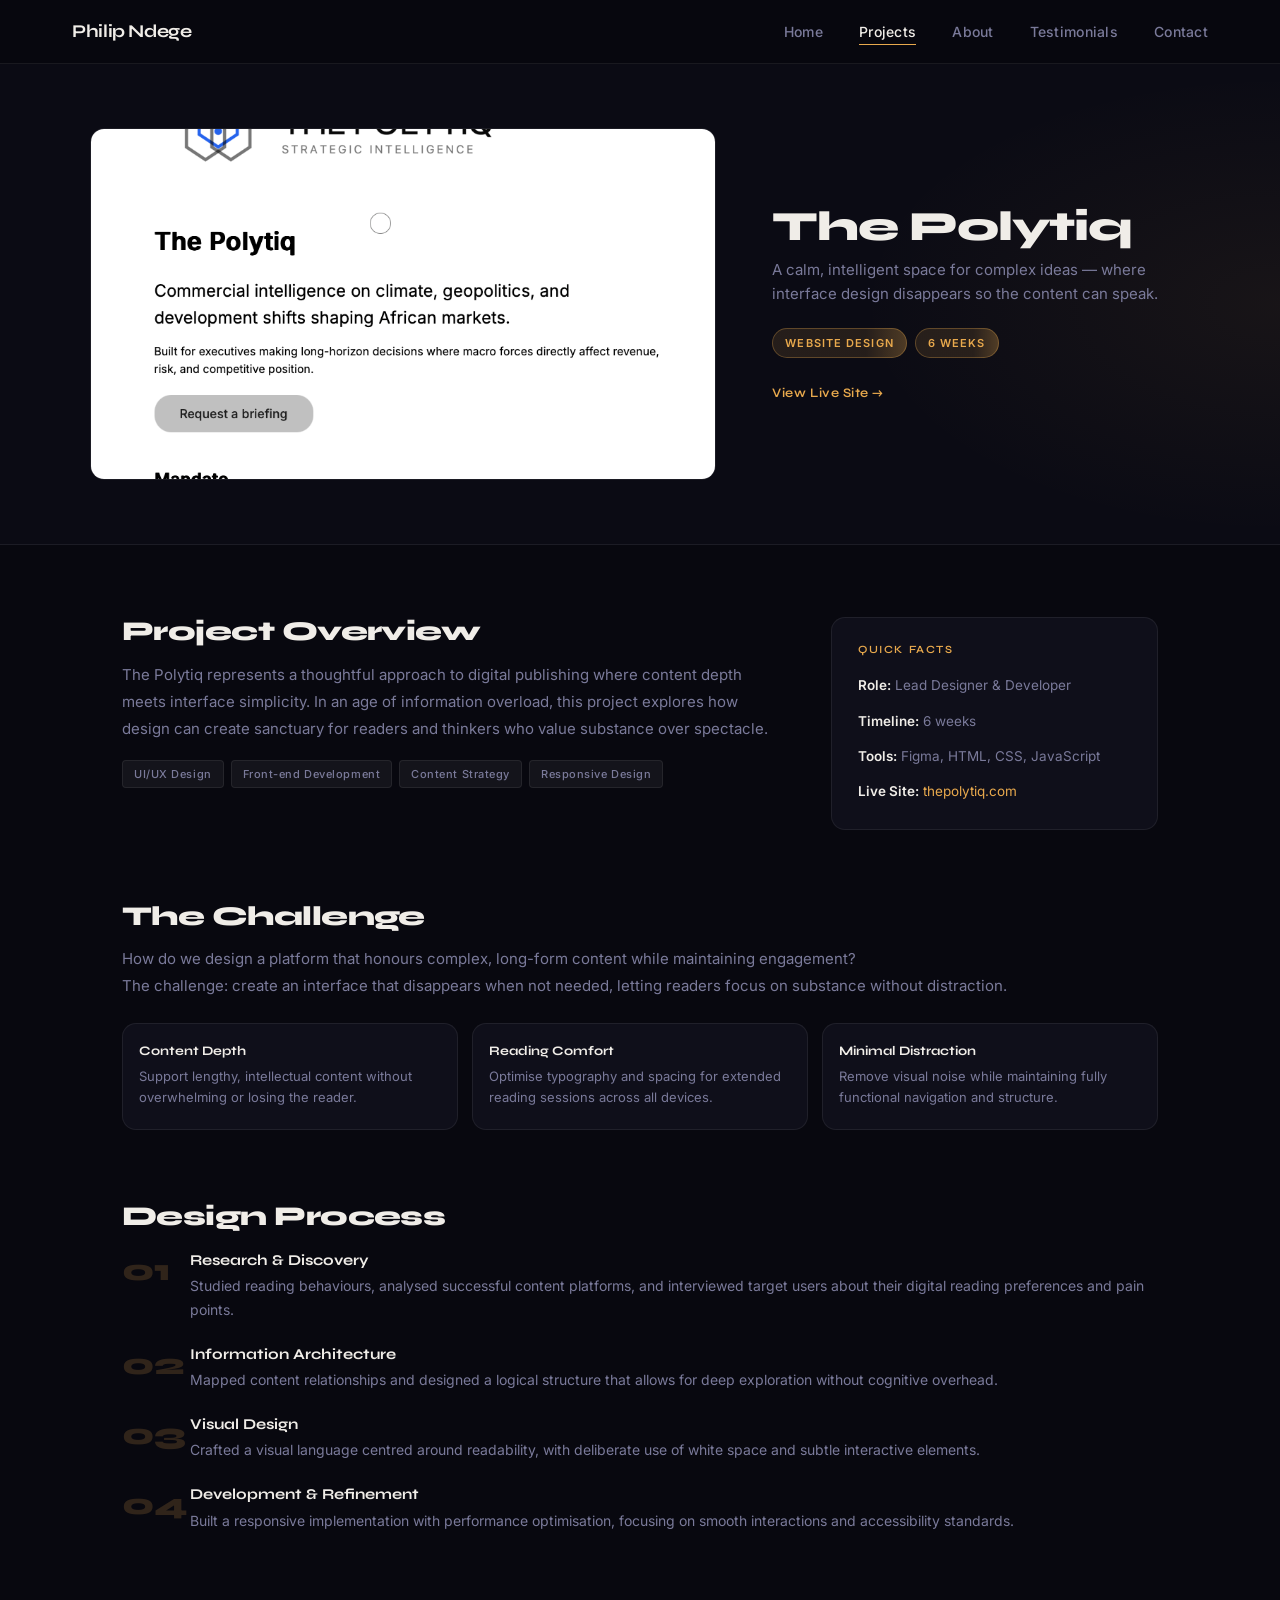
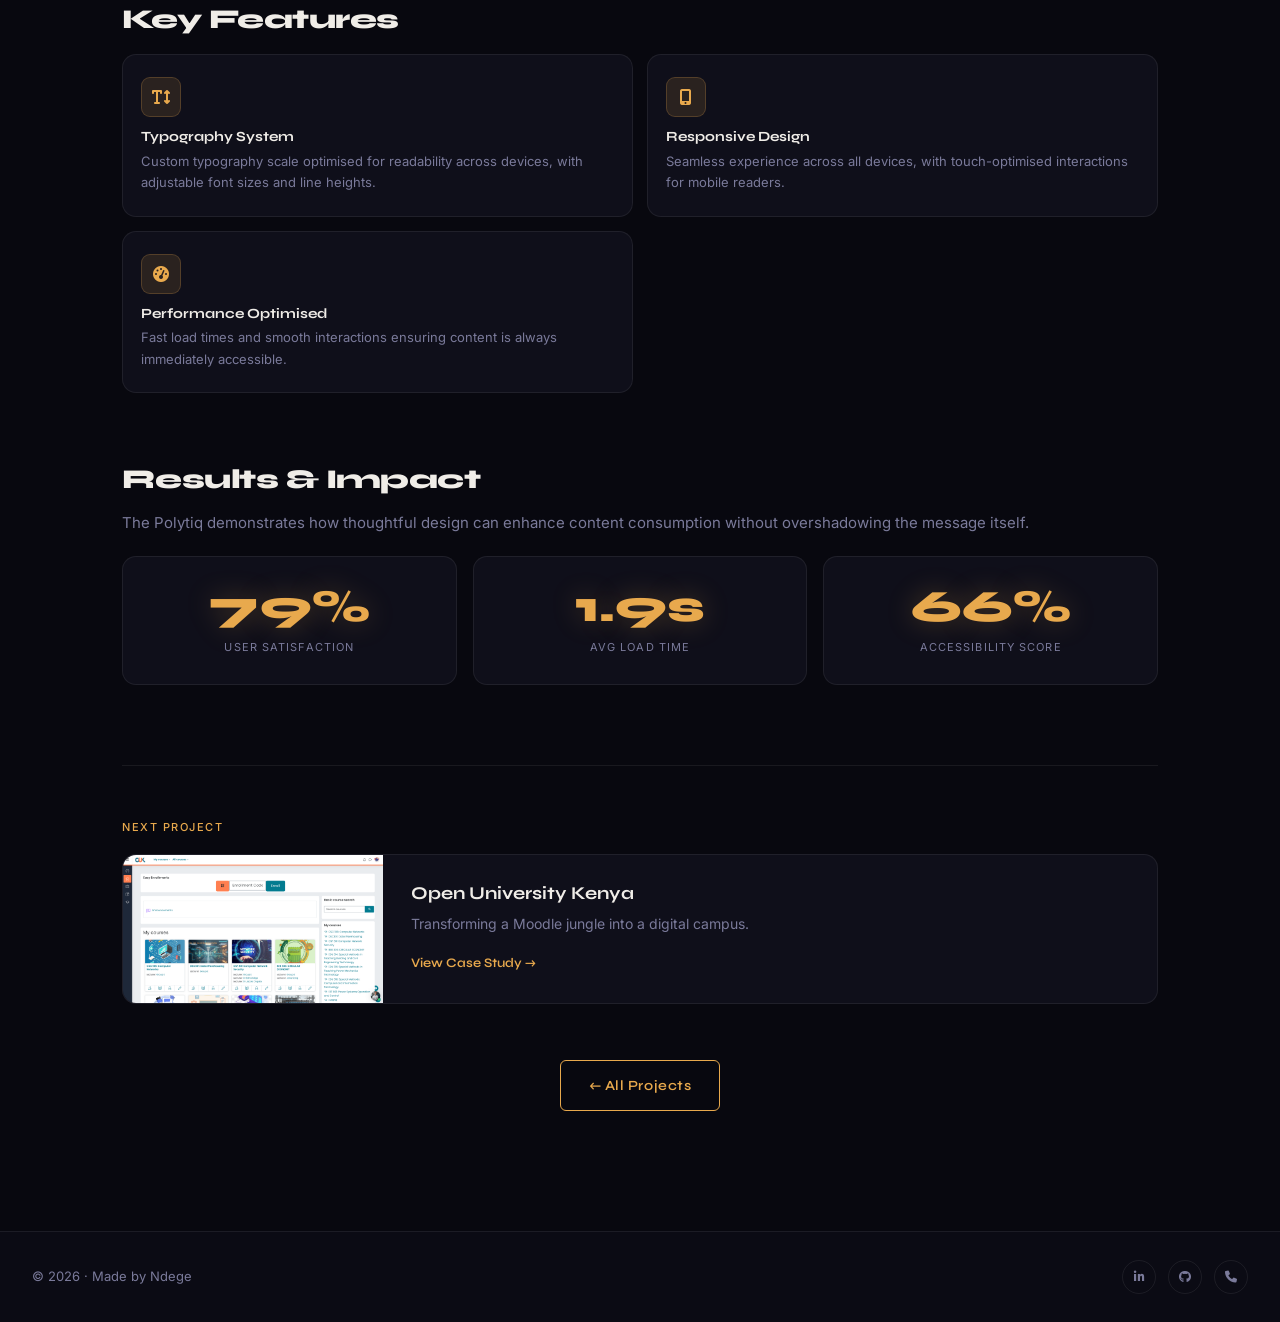
<file: project-the-polytiq.html>
<!DOCTYPE html>
<html lang="en">
<head>
    <meta charset="UTF-8">
    <meta name="viewport" content="width=device-width, initial-scale=1.0">
    <title>The Polytiq — Case Study | Philip Ndege</title>
    <meta name="description" content="Case study: The Polytiq — a calm, intelligent space for complex ideas. Design and development by Philip Ndege.">
    <meta property="og:title" content="The Polytiq — Case Study | Philip Ndege">
    <meta property="og:description" content="A calm, intelligent space for complex ideas. Designed and built with focus on clarity, structure, and reading comfort.">
    <meta property="og:type" content="website">
    <meta property="og:image" content="Images/Screenshot 2026-01-18 at 17.10.26.png">
  <link rel="preconnect" href="https://fonts.googleapis.com">
  <link rel="preconnect" href="https://fonts.gstatic.com" crossorigin>
  <link href="https://fonts.googleapis.com/css2?family=Syne:wght@400;600;700;800&family=Inter:wght@300;400;500&display=swap" rel="stylesheet">
  <link rel="stylesheet" href="https://cdnjs.cloudflare.com/ajax/libs/font-awesome/6.0.0-beta3/css/all.min.css">
  <link rel="icon" href="logo.svg" type="image/svg+xml">
  <link rel="stylesheet" href="css/styles.css">
</head>
<body>

<div class="scroll-bar" id="scroll-bar"></div>

<nav class="site-nav" id="site-nav">
  <div class="nav-inner">
    <a href="index.html" class="nav-logo">Philip Ndege</a>
    <button class="nav-burger" id="nav-burger" aria-label="Toggle menu" aria-expanded="false">
      <span></span><span></span><span></span>
    </button>
    <ul class="nav-list" id="nav-list">
      <li><a href="index.html" class="nav-a">Home</a></li>
      <li><a href="projects.html" class="nav-a active">Projects</a></li>
      <li><a href="about.html" class="nav-a">About</a></li>
      <li><a href="index.html#testimonials" class="nav-a">Testimonials</a></li>
      <li><a href="index.html#contact" class="nav-a">Contact</a></li>
    </ul>
  </div>
</nav>

<main class="page-main">
  <section class="cs-hero">
    <div class="cs-hero-inner">
      <div class="cs-hero-img"><img src="Images/Screenshot 2026-01-18 at 17.10.26.png" alt="The Polytiq" loading="lazy"></div>
      <div class="cs-hero-meta">
        <h1>The Polytiq</h1>
        <p class="cs-subtitle">A calm, intelligent space for complex ideas — where interface design disappears so the content can speak.</p>
        <div class="cs-badges"><span class="cs-badge">Website Design</span><span class="cs-badge">6 Weeks</span></div>
        <a href="https://thepolytiq.com/" target="_blank" rel="noopener noreferrer" class="cs-live-link">View Live Site →</a>
      </div>
    </div>
  </section>

  <div class="cs-body">
    <div class="cs-grid cs-section reveal">
      <div>
        <h2>Project Overview</h2>
        <p>The Polytiq represents a thoughtful approach to digital publishing where content depth meets interface simplicity. In an age of information overload, this project explores how design can create sanctuary for readers and thinkers who value substance over spectacle.</p>
        <div class="tag-row"><span class="tag">UI/UX Design</span><span class="tag">Front-end Development</span><span class="tag">Content Strategy</span><span class="tag">Responsive Design</span></div>
      </div>
      <aside class="cs-sidebar">
        <h3>Quick Facts</h3>
        <ul>
          <li><strong>Role:</strong> Lead Designer &amp; Developer</li>
          <li><strong>Timeline:</strong> 6 weeks</li>
          <li><strong>Tools:</strong> Figma, HTML, CSS, JavaScript</li>
          <li><strong>Live Site:</strong> <a href="https://thepolytiq.com/" target="_blank" rel="noopener noreferrer">thepolytiq.com</a></li>
        </ul>
      </aside>
    </div>

    <div class="cs-section reveal">
      <h2>The Challenge</h2>
      <p class="challenge-intro">How do we design a platform that honours complex, long-form content while maintaining engagement?<br>The challenge: create an interface that disappears when not needed, letting readers focus on substance without distraction.</p>
      <div class="challenge-grid">
        <div class="challenge-card"><h4>Content Depth</h4><p>Support lengthy, intellectual content without overwhelming or losing the reader.</p></div>
        <div class="challenge-card"><h4>Reading Comfort</h4><p>Optimise typography and spacing for extended reading sessions across all devices.</p></div>
        <div class="challenge-card"><h4>Minimal Distraction</h4><p>Remove visual noise while maintaining fully functional navigation and structure.</p></div>
      </div>
    </div>

    <div class="cs-section reveal">
      <h2>Design Process</h2>
      <div class="process-steps">
        <div class="process-step"><div class="step-num">01</div><div class="step-body"><h3>Research &amp; Discovery</h3><p>Studied reading behaviours, analysed successful content platforms, and interviewed target users about their digital reading preferences and pain points.</p></div></div>
        <div class="process-step"><div class="step-num">02</div><div class="step-body"><h3>Information Architecture</h3><p>Mapped content relationships and designed a logical structure that allows for deep exploration without cognitive overhead.</p></div></div>
        <div class="process-step"><div class="step-num">03</div><div class="step-body"><h3>Visual Design</h3><p>Crafted a visual language centred around readability, with deliberate use of white space and subtle interactive elements.</p></div></div>
        <div class="process-step"><div class="step-num">04</div><div class="step-body"><h3>Development &amp; Refinement</h3><p>Built a responsive implementation with performance optimisation, focusing on smooth interactions and accessibility standards.</p></div></div>
      </div>
    </div>

    <div class="cs-section reveal">
      <h2>Key Features</h2>
      <div class="feature-grid">
        <div class="feature-card"><div class="feat-icon"><i class="fas fa-text-height"></i></div><h3>Typography System</h3><p>Custom typography scale optimised for readability across devices, with adjustable font sizes and line heights.</p></div>
        <div class="feature-card"><div class="feat-icon"><i class="fas fa-mobile-alt"></i></div><h3>Responsive Design</h3><p>Seamless experience across all devices, with touch-optimised interactions for mobile readers.</p></div>
        <div class="feature-card"><div class="feat-icon"><i class="fas fa-tachometer-alt"></i></div><h3>Performance Optimised</h3><p>Fast load times and smooth interactions ensuring content is always immediately accessible.</p></div>
      </div>
    </div>

    <div class="cs-section reveal">
      <h2>Results &amp; Impact</h2>
      <p>The Polytiq demonstrates how thoughtful design can enhance content consumption without overshadowing the message itself.</p>
      <div class="metrics-grid">
        <div class="metric-card"><div class="metric-num">95%</div><div class="metric-lbl">User Satisfaction</div></div>
        <div class="metric-card"><div class="metric-num">2.5s</div><div class="metric-lbl">Avg Load Time</div></div>
        <div class="metric-card"><div class="metric-num">100%</div><div class="metric-lbl">Accessibility Score</div></div>
      </div>
    </div>

    <div class="next-cs reveal">
      <p class="next-cs-label">Next Project</p>
      <a href="project-ouk.html" class="next-cs-card">
        <div class="next-cs-img"><img src="Images/Screenshot 2025-09-13 at 15.34.13.png" alt="Open University Kenya" loading="lazy"></div>
        <div class="next-cs-body">
          <h3>Open University Kenya</h3>
          <p>Transforming a Moodle jungle into a digital campus.</p>
          <span>View Case Study →</span>
        </div>
      </a>
    </div>

    <div style="text-align:center;margin-top:56px;">
      <a href="projects.html" class="btn btn--outline">← All Projects</a>
    </div>
  </div>
</main>

<footer class="site-footer">
  <p>© <span id="footer-year"></span> · Made by Ndege</p>
  <div class="footer-socials">
    <a href="https://www.linkedin.com/in/philip-ndege-721208354" target="_blank" rel="noopener noreferrer" aria-label="LinkedIn"><i class="fab fa-linkedin-in"></i></a>
    <a href="https://github.com/Ndege-stack" target="_blank" rel="noopener noreferrer" aria-label="GitHub"><i class="fab fa-github"></i></a>
    <a href="tel:+254796124982" aria-label="Call Philip"><i class="fas fa-phone"></i></a>
  </div>
</footer>
<script src="js/nav.js"></script>
</body>
</html>
</file>
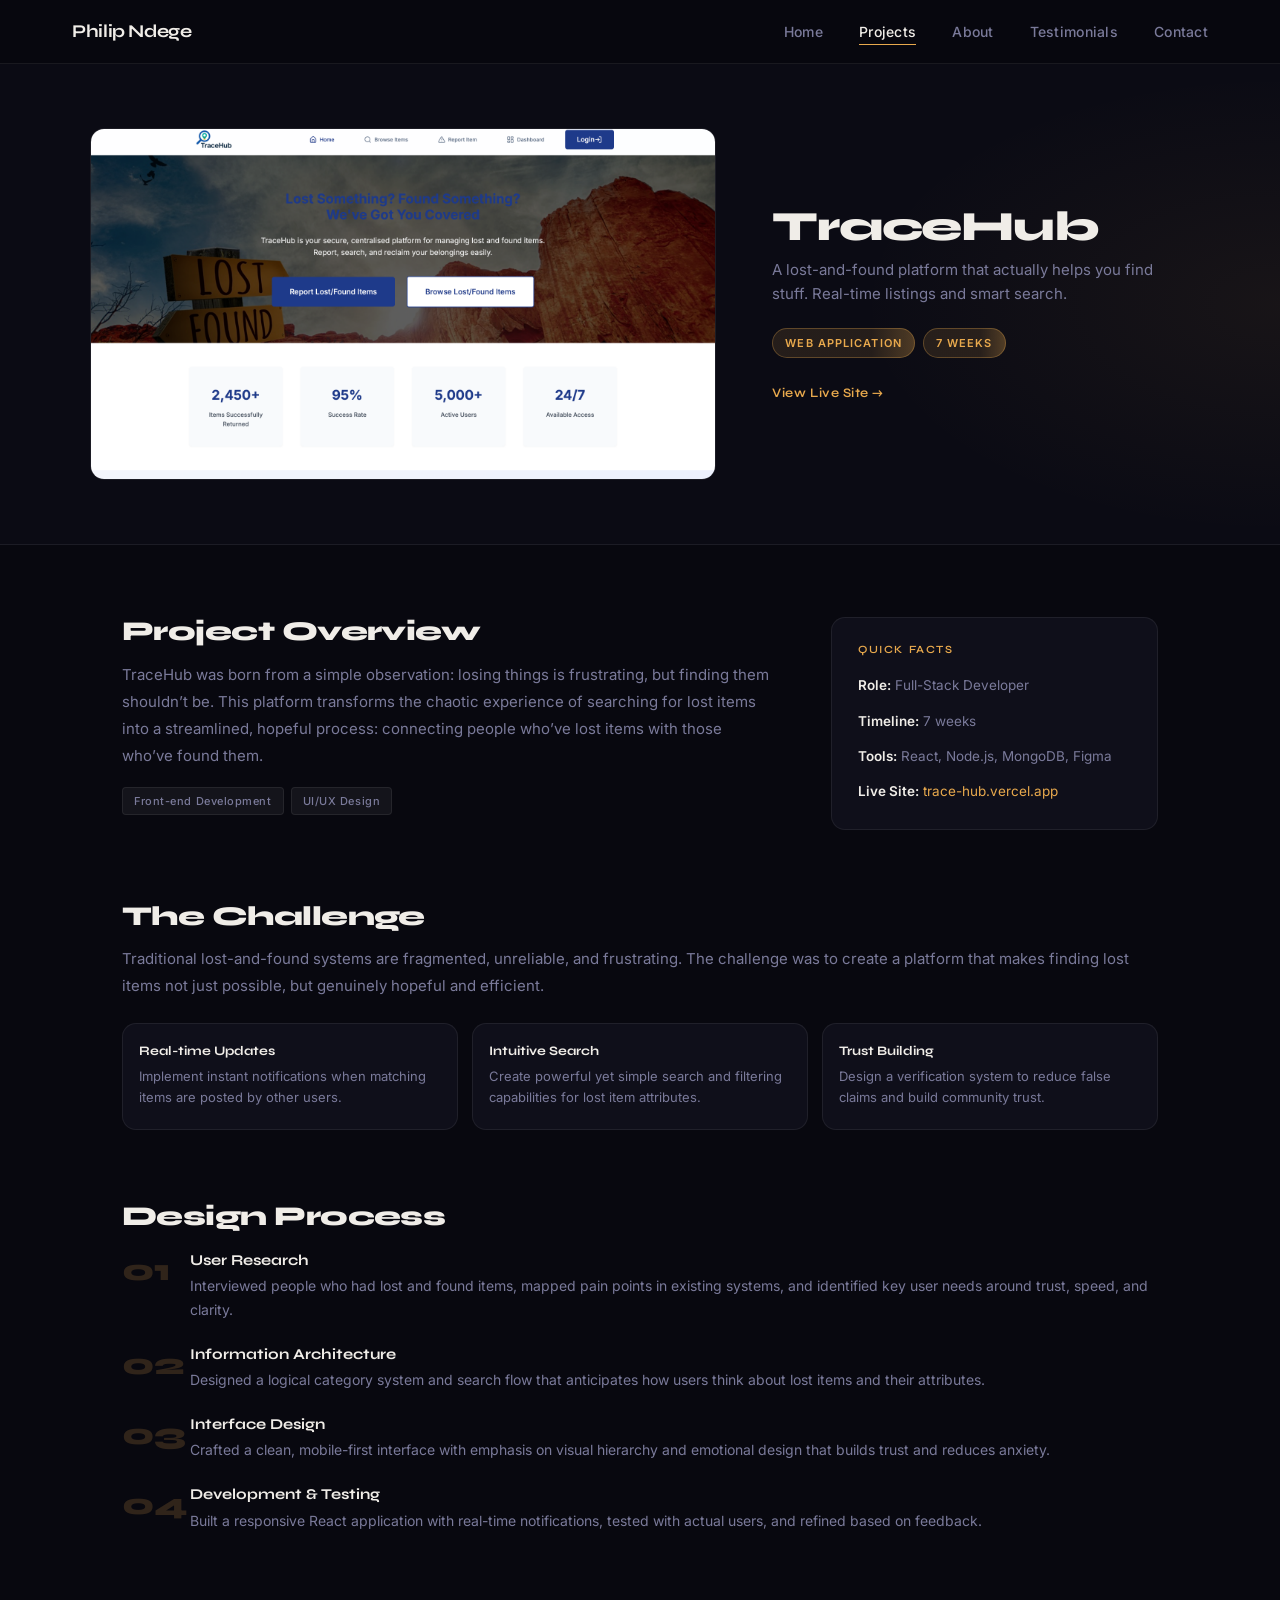
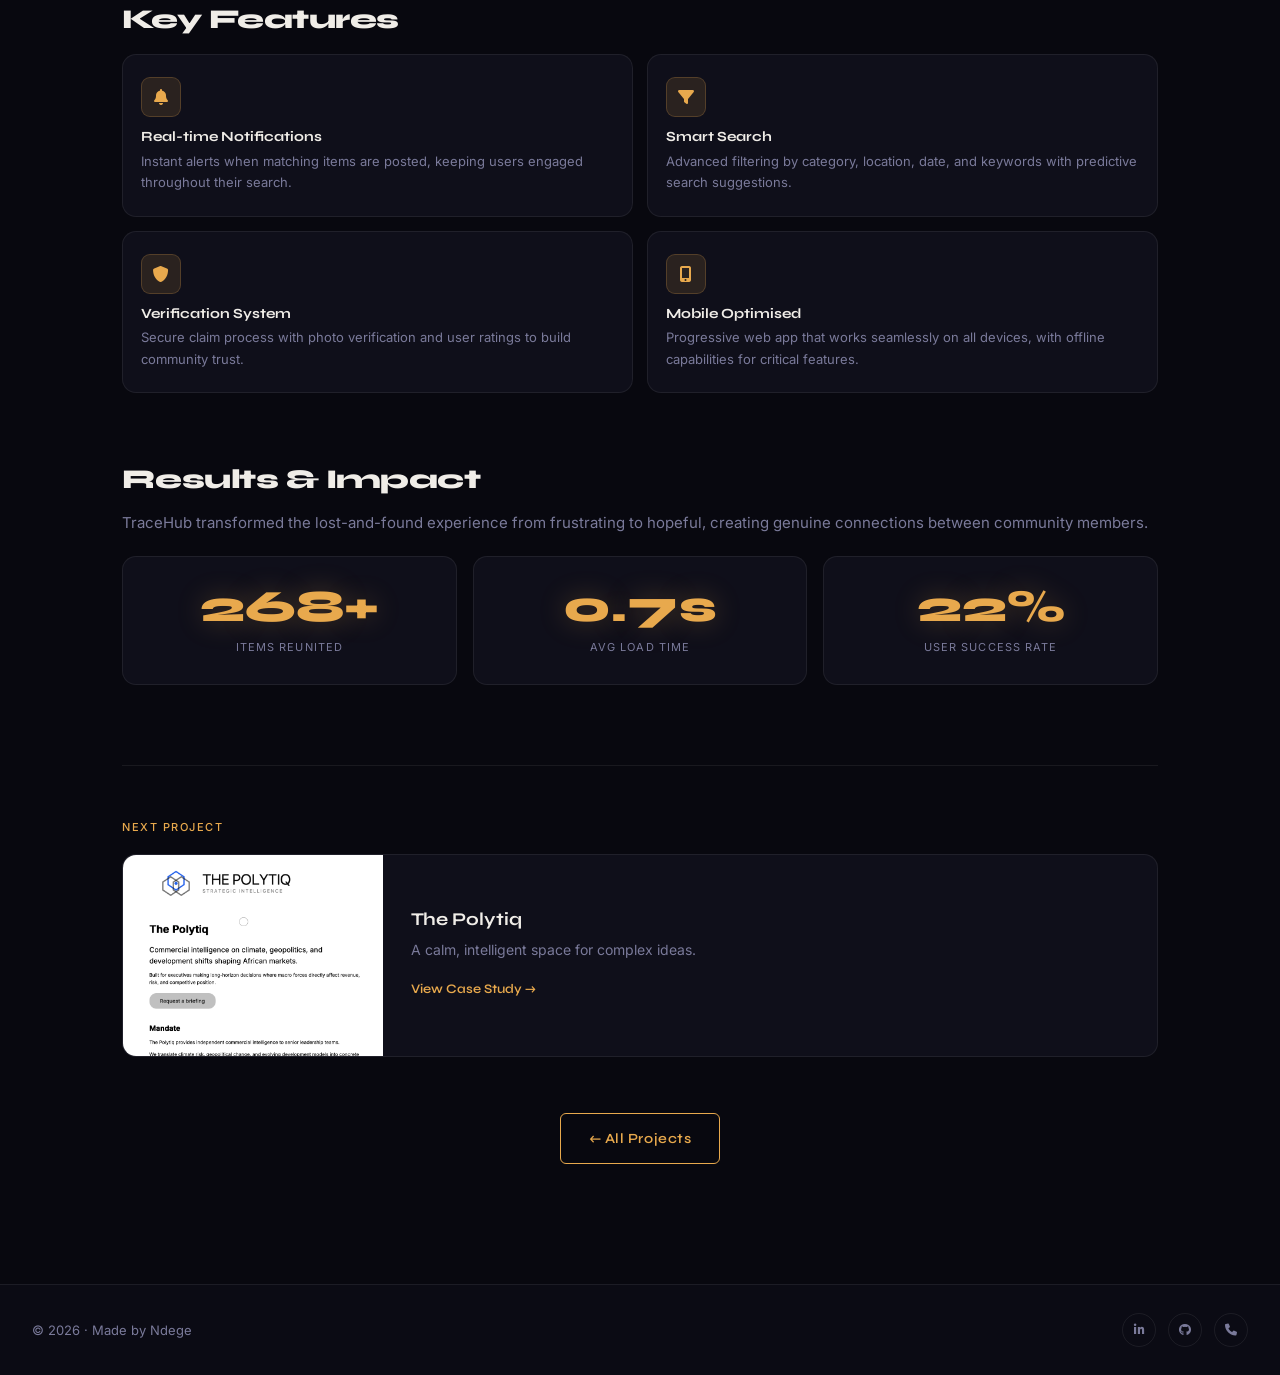
<file: project-tracehub.html>
<!DOCTYPE html>
<html lang="en">
<head>
    <meta charset="UTF-8">
    <meta name="viewport" content="width=device-width, initial-scale=1.0">
    <title>TraceHub — Case Study | Philip Ndege</title>
    <meta name="description" content="Case study: TraceHub — a lost-and-found platform with real-time listings and smart search. Built by Philip Ndege.">
    <meta property="og:title" content="TraceHub — Case Study | Philip Ndege">
    <meta property="og:description" content="A lost-and-found platform that actually helps you find stuff. Real-time listings and smart search functionality.">
    <meta property="og:type" content="website">
    <meta property="og:image" content="Images/Screenshot 2025-09-13 at 15.46.38.png">
  <link rel="preconnect" href="https://fonts.googleapis.com">
  <link rel="preconnect" href="https://fonts.gstatic.com" crossorigin>
  <link href="https://fonts.googleapis.com/css2?family=Syne:wght@400;600;700;800&family=Inter:wght@300;400;500&display=swap" rel="stylesheet">
  <link rel="stylesheet" href="https://cdnjs.cloudflare.com/ajax/libs/font-awesome/6.0.0-beta3/css/all.min.css">
  <link rel="icon" href="logo.svg" type="image/svg+xml">
  <link rel="stylesheet" href="css/styles.css">
</head>
<body>

<div class="scroll-bar" id="scroll-bar"></div>

<nav class="site-nav" id="site-nav">
  <div class="nav-inner">
    <a href="index.html" class="nav-logo">Philip Ndege</a>
    <button class="nav-burger" id="nav-burger" aria-label="Toggle menu" aria-expanded="false">
      <span></span><span></span><span></span>
    </button>
    <ul class="nav-list" id="nav-list">
      <li><a href="index.html" class="nav-a">Home</a></li>
      <li><a href="projects.html" class="nav-a active">Projects</a></li>
      <li><a href="about.html" class="nav-a">About</a></li>
      <li><a href="index.html#testimonials" class="nav-a">Testimonials</a></li>
      <li><a href="index.html#contact" class="nav-a">Contact</a></li>
    </ul>
  </div>
</nav>

<main class="page-main">
  <section class="cs-hero">
    <div class="cs-hero-inner">
      <div class="cs-hero-img"><img src="Images/Screenshot 2025-09-13 at 15.46.38.png" alt="TraceHub" loading="lazy"></div>
      <div class="cs-hero-meta">
        <h1>TraceHub</h1>
        <p class="cs-subtitle">A lost-and-found platform that actually helps you find stuff. Real-time listings and smart search.</p>
        <div class="cs-badges"><span class="cs-badge">Web Application</span><span class="cs-badge">7 Weeks</span></div>
        <a href="https://trace-hub.vercel.app" target="_blank" rel="noopener noreferrer" class="cs-live-link">View Live Site →</a>
      </div>
    </div>
  </section>

  <div class="cs-body">
    <div class="cs-grid cs-section reveal">
      <div>
        <h2>Project Overview</h2>
        <p>TraceHub was born from a simple observation: losing things is frustrating, but finding them shouldn’t be. This platform transforms the chaotic experience of searching for lost items into a streamlined, hopeful process: connecting people who’ve lost items with those who’ve found them.</p>
        <div class="tag-row"><span class="tag">Front-end Development</span><span class="tag">UI/UX Design</span></div>
      </div>
      <aside class="cs-sidebar">
        <h3>Quick Facts</h3>
        <ul>
          <li><strong>Role:</strong> Full-Stack Developer</li>
          <li><strong>Timeline:</strong> 7 weeks</li>
          <li><strong>Tools:</strong> React, Node.js, MongoDB, Figma</li>
          <li><strong>Live Site:</strong> <a href="https://trace-hub.vercel.app" target="_blank" rel="noopener noreferrer">trace-hub.vercel.app</a></li>
        </ul>
      </aside>
    </div>

    <div class="cs-section reveal">
      <h2>The Challenge</h2>
      <p class="challenge-intro">Traditional lost-and-found systems are fragmented, unreliable, and frustrating. The challenge was to create a platform that makes finding lost items not just possible, but genuinely hopeful and efficient.</p>
      <div class="challenge-grid">
        <div class="challenge-card"><h4>Real-time Updates</h4><p>Implement instant notifications when matching items are posted by other users.</p></div>
        <div class="challenge-card"><h4>Intuitive Search</h4><p>Create powerful yet simple search and filtering capabilities for lost item attributes.</p></div>
        <div class="challenge-card"><h4>Trust Building</h4><p>Design a verification system to reduce false claims and build community trust.</p></div>
      </div>
    </div>

    <div class="cs-section reveal">
      <h2>Design Process</h2>
      <div class="process-steps">
        <div class="process-step"><div class="step-num">01</div><div class="step-body"><h3>User Research</h3><p>Interviewed people who had lost and found items, mapped pain points in existing systems, and identified key user needs around trust, speed, and clarity.</p></div></div>
        <div class="process-step"><div class="step-num">02</div><div class="step-body"><h3>Information Architecture</h3><p>Designed a logical category system and search flow that anticipates how users think about lost items and their attributes.</p></div></div>
        <div class="process-step"><div class="step-num">03</div><div class="step-body"><h3>Interface Design</h3><p>Crafted a clean, mobile-first interface with emphasis on visual hierarchy and emotional design that builds trust and reduces anxiety.</p></div></div>
        <div class="process-step"><div class="step-num">04</div><div class="step-body"><h3>Development &amp; Testing</h3><p>Built a responsive React application with real-time notifications, tested with actual users, and refined based on feedback.</p></div></div>
      </div>
    </div>

    <div class="cs-section reveal">
      <h2>Key Features</h2>
      <div class="feature-grid">
        <div class="feature-card"><div class="feat-icon"><i class="fas fa-bell"></i></div><h3>Real-time Notifications</h3><p>Instant alerts when matching items are posted, keeping users engaged throughout their search.</p></div>
        <div class="feature-card"><div class="feat-icon"><i class="fas fa-filter"></i></div><h3>Smart Search</h3><p>Advanced filtering by category, location, date, and keywords with predictive search suggestions.</p></div>
        <div class="feature-card"><div class="feat-icon"><i class="fas fa-shield-alt"></i></div><h3>Verification System</h3><p>Secure claim process with photo verification and user ratings to build community trust.</p></div>
        <div class="feature-card"><div class="feat-icon"><i class="fas fa-mobile-alt"></i></div><h3>Mobile Optimised</h3><p>Progressive web app that works seamlessly on all devices, with offline capabilities for critical features.</p></div>
      </div>
    </div>

    <div class="cs-section reveal">
      <h2>Results &amp; Impact</h2>
      <p>TraceHub transformed the lost-and-found experience from frustrating to hopeful, creating genuine connections between community members.</p>
      <div class="metrics-grid">
        <div class="metric-card"><div class="metric-num">500+</div><div class="metric-lbl">Items Reunited</div></div>
        <div class="metric-card"><div class="metric-num">1.8s</div><div class="metric-lbl">Avg Load Time</div></div>
        <div class="metric-card"><div class="metric-num">92%</div><div class="metric-lbl">User Success Rate</div></div>
      </div>
    </div>

    <div class="next-cs reveal">
      <p class="next-cs-label">Next Project</p>
      <a href="project-the-polytiq.html" class="next-cs-card">
        <div class="next-cs-img"><img src="Images/Screenshot 2026-01-18 at 17.10.26.png" alt="The Polytiq" loading="lazy"></div>
        <div class="next-cs-body">
          <h3>The Polytiq</h3>
          <p>A calm, intelligent space for complex ideas.</p>
          <span>View Case Study →</span>
        </div>
      </a>
    </div>

    <div style="text-align:center;margin-top:56px;">
      <a href="projects.html" class="btn btn--outline">← All Projects</a>
    </div>
  </div>
</main>

<footer class="site-footer">
  <p>© <span id="footer-year"></span> · Made by Ndege</p>
  <div class="footer-socials">
    <a href="https://www.linkedin.com/in/philip-ndege-721208354" target="_blank" rel="noopener noreferrer" aria-label="LinkedIn"><i class="fab fa-linkedin-in"></i></a>
    <a href="https://github.com/Ndege-stack" target="_blank" rel="noopener noreferrer" aria-label="GitHub"><i class="fab fa-github"></i></a>
    <a href="tel:+254796124982" aria-label="Call Philip"><i class="fas fa-phone"></i></a>
  </div>
</footer>
<script src="js/nav.js"></script>
</body>
</html>
</file>
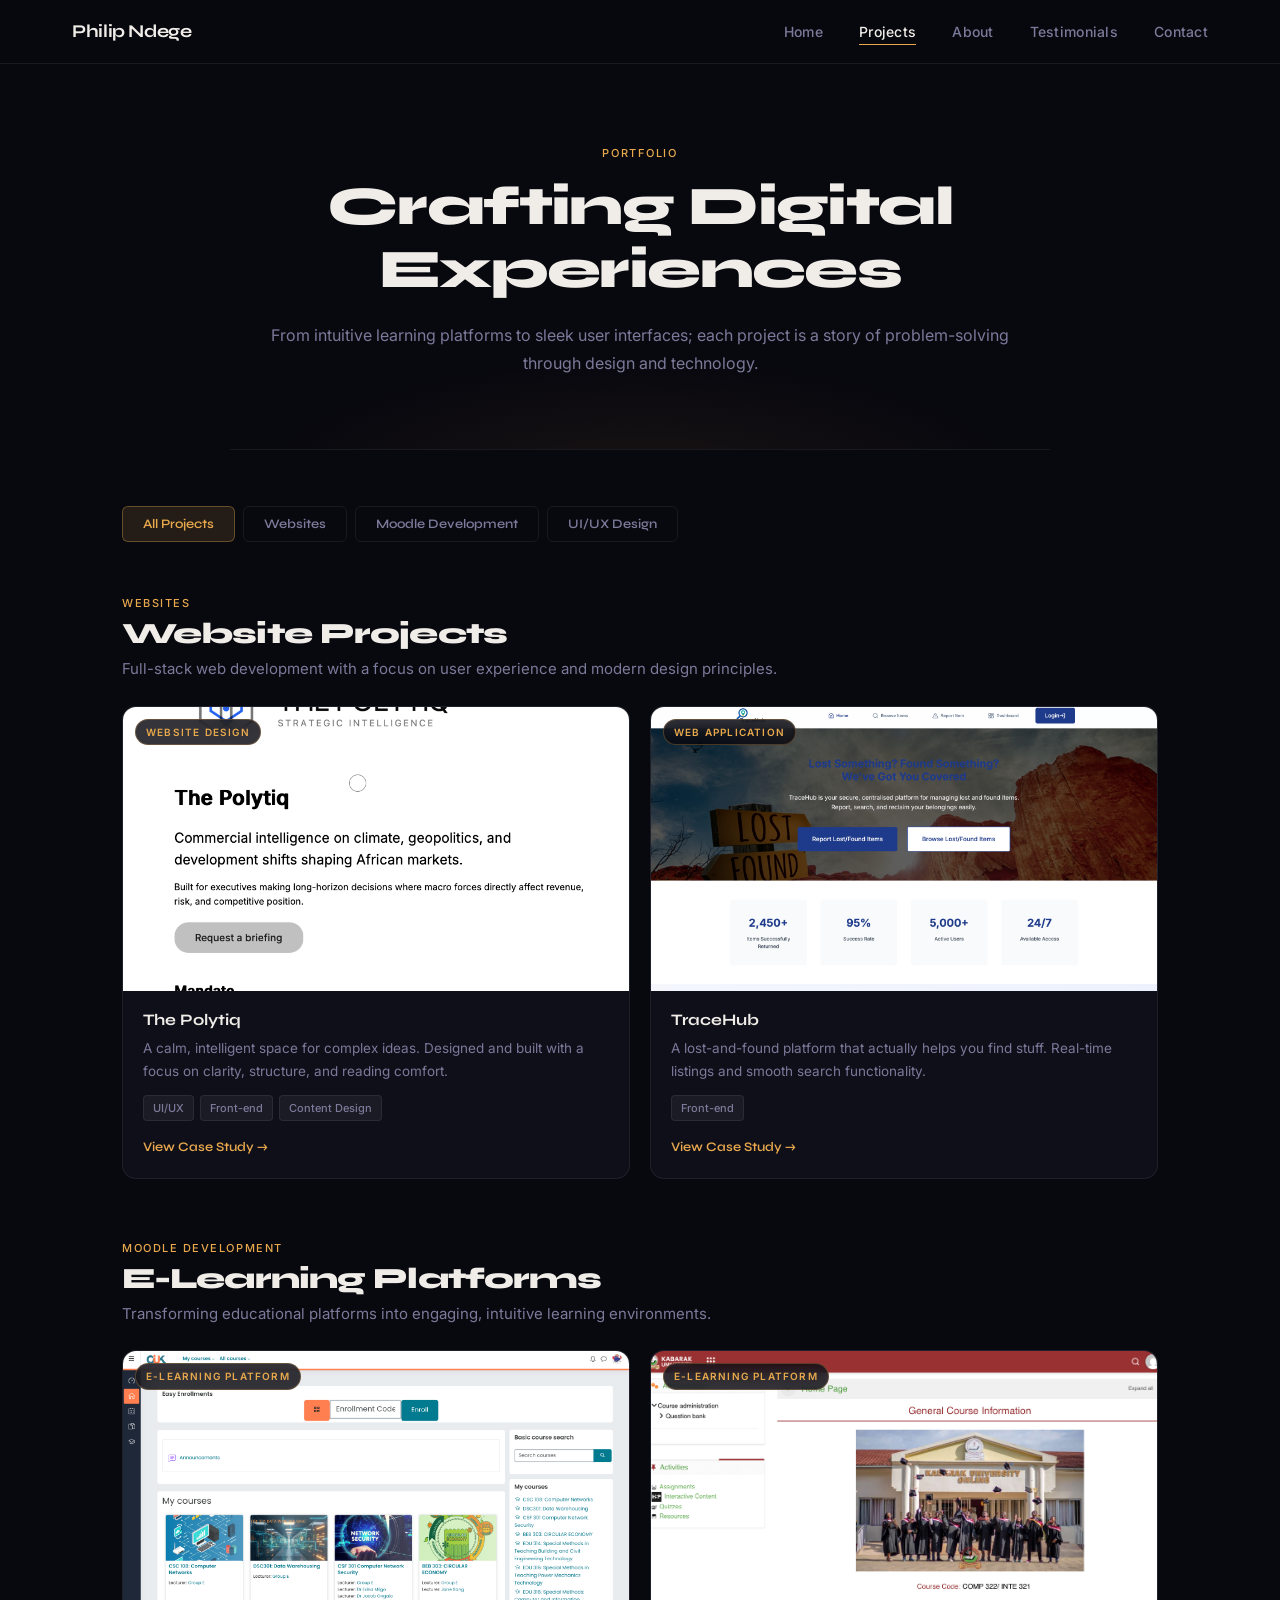
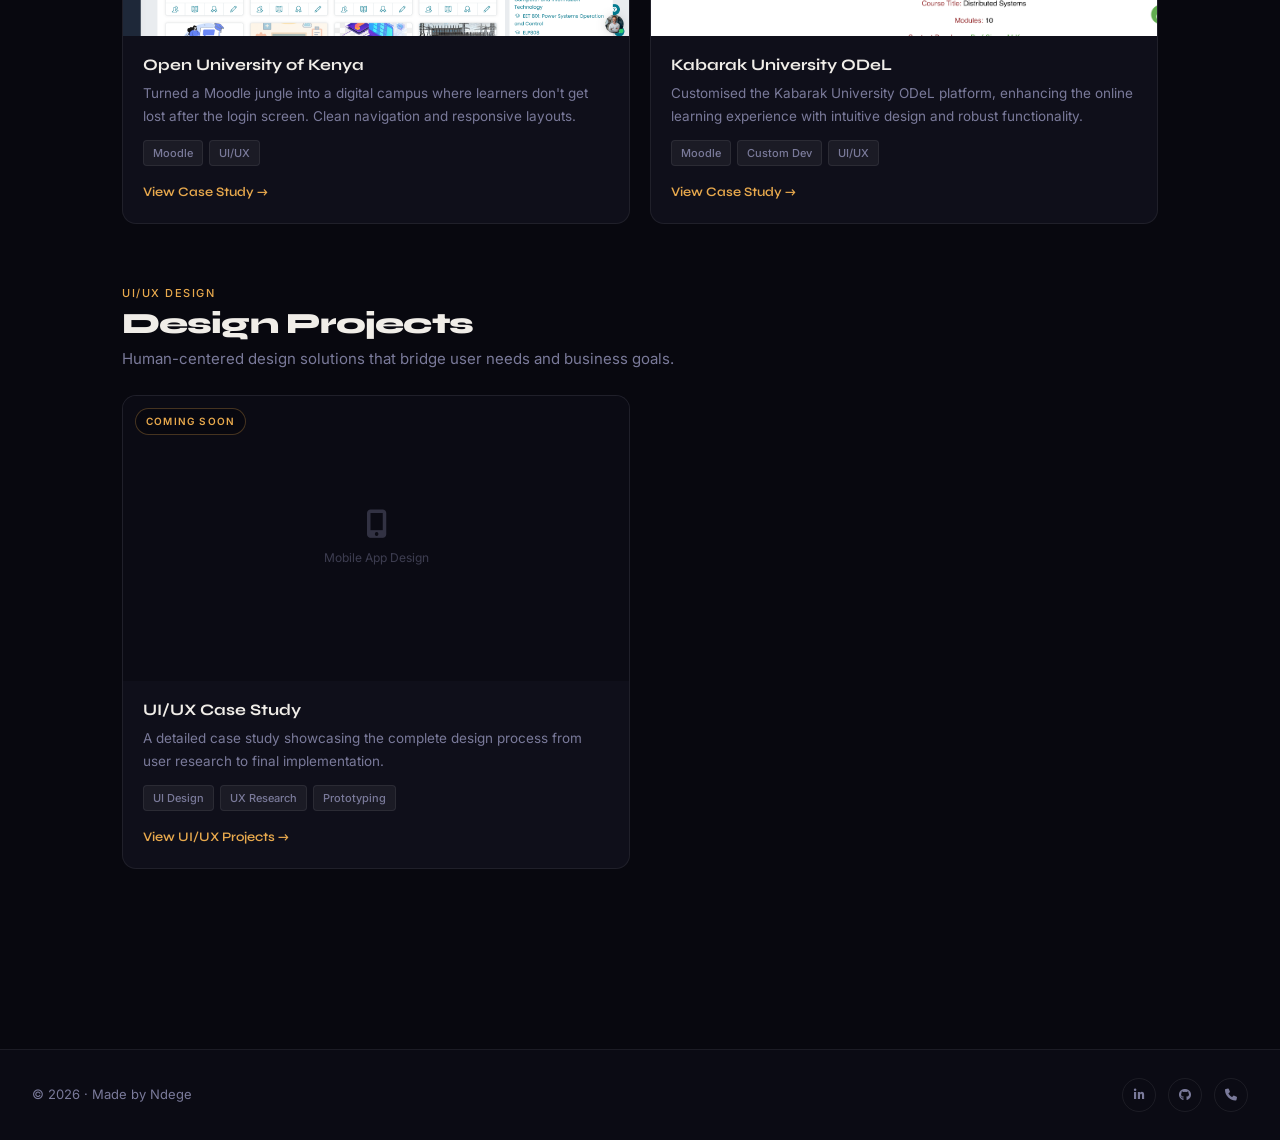
<file: projects.html>
<!DOCTYPE html>
<html lang="en">
<head>
    <meta charset="UTF-8">
    <meta name="viewport" content="width=device-width, initial-scale=1.0">
    <title>Projects | Philip Ndege — UI/UX Designer &amp; Developer</title>
    <meta name="description" content="Case studies in website design, Moodle development, and UI/UX — Philip Ndege's project portfolio.">
    <meta property="og:title" content="Projects | Philip Ndege">
    <meta property="og:description" content="Case studies in website design, Moodle development, and UI/UX design.">
    <meta property="og:type" content="website">
  <link rel="preconnect" href="https://fonts.googleapis.com">
  <link rel="preconnect" href="https://fonts.gstatic.com" crossorigin>
  <link href="https://fonts.googleapis.com/css2?family=Syne:wght@400;600;700;800&family=Inter:wght@300;400;500&display=swap" rel="stylesheet">
  <link rel="stylesheet" href="https://cdnjs.cloudflare.com/ajax/libs/font-awesome/6.0.0-beta3/css/all.min.css">
  <link rel="icon" href="logo.svg" type="image/svg+xml">
  <link rel="stylesheet" href="css/styles.css">
</head>
<body>

<div class="scroll-bar" id="scroll-bar"></div>

<nav class="site-nav" id="site-nav">
  <div class="nav-inner">
    <a href="index.html" class="nav-logo">Philip Ndege</a>
    <button class="nav-burger" id="nav-burger" aria-label="Toggle menu" aria-expanded="false">
      <span></span><span></span><span></span>
    </button>
    <ul class="nav-list" id="nav-list">
      <li><a href="index.html" class="nav-a">Home</a></li>
      <li><a href="projects.html" class="nav-a active">Projects</a></li>
      <li><a href="about.html" class="nav-a">About</a></li>
      <li><a href="index.html#testimonials" class="nav-a">Testimonials</a></li>
      <li><a href="index.html#contact" class="nav-a">Contact</a></li>
    </ul>
  </div>
</nav>

<main class="page-main">
  <div class="page-hero reveal">
    <span class="section-label">Portfolio</span>
    <h1>Crafting Digital Experiences</h1>
    <p class="page-sub">From intuitive learning platforms to sleek user interfaces; each project is a story of problem-solving through design and technology.</p>
  </div>

  <div class="projects-page">
    <div class="filter-bar">
      <button class="filter-btn active" data-filter="all">All Projects</button>
      <button class="filter-btn" data-filter="websites">Websites</button>
      <button class="filter-btn" data-filter="moodle">Moodle Development</button>
      <button class="filter-btn" data-filter="uiux">UI/UX Design</button>
    </div>

    <div class="proj-cat reveal" data-category="websites">
      <p class="proj-cat-label">Websites</p>
      <h2>Website Projects</h2>
      <p class="proj-cat-desc">Full-stack web development with a focus on user experience and modern design principles.</p>
      <div class="proj-grid">
        <div class="proj-card">
          <div class="proj-card-img"><img src="Images/Screenshot 2026-01-18 at 17.10.26.png" alt="The Polytiq" loading="lazy"><span class="proj-card-type">Website Design</span></div>
          <div class="proj-card-body">
            <h3>The Polytiq</h3>
            <p>A calm, intelligent space for complex ideas. Designed and built with a focus on clarity, structure, and reading comfort.</p>
            <div class="proj-tag-row"><span class="proj-tag">UI/UX</span><span class="proj-tag">Front-end</span><span class="proj-tag">Content Design</span></div>
            <a href="project-the-polytiq.html" class="proj-link">View Case Study →</a>
          </div>
        </div>
        <div class="proj-card">
          <div class="proj-card-img"><img src="Images/Screenshot 2025-09-13 at 15.46.38.png" alt="TraceHub" loading="lazy"><span class="proj-card-type">Web Application</span></div>
          <div class="proj-card-body">
            <h3>TraceHub</h3>
            <p>A lost-and-found platform that actually helps you find stuff. Real-time listings and smooth search functionality.</p>
            <div class="proj-tag-row"><span class="proj-tag">Front-end</span></div>
            <a href="project-tracehub.html" class="proj-link">View Case Study →</a>
          </div>
        </div>
      </div>
    </div>

    <div class="proj-cat reveal" data-category="moodle">
      <p class="proj-cat-label">Moodle Development</p>
      <h2>E-Learning Platforms</h2>
      <p class="proj-cat-desc">Transforming educational platforms into engaging, intuitive learning environments.</p>
      <div class="proj-grid">
        <div class="proj-card">
          <div class="proj-card-img"><img src="Images/Screenshot 2025-09-13 at 15.34.13.png" alt="Open University Kenya" loading="lazy"><span class="proj-card-type">E-Learning Platform</span></div>
          <div class="proj-card-body">
            <h3>Open University of Kenya</h3>
            <p>Turned a Moodle jungle into a digital campus where learners don't get lost after the login screen. Clean navigation and responsive layouts.</p>
            <div class="proj-tag-row"><span class="proj-tag">Moodle</span><span class="proj-tag">UI/UX</span></div>
            <a href="project-ouk.html" class="proj-link">View Case Study →</a>
          </div>
        </div>
        <div class="proj-card">
          <div class="proj-card-img"><img src="Images/Screenshot 2026-01-12 at 19.02.18.png" alt="Kabarak University ODeL" loading="lazy"><span class="proj-card-type">E-Learning Platform</span></div>
          <div class="proj-card-body">
            <h3>Kabarak University ODeL</h3>
            <p>Customised the Kabarak University ODeL platform, enhancing the online learning experience with intuitive design and robust functionality.</p>
            <div class="proj-tag-row"><span class="proj-tag">Moodle</span><span class="proj-tag">Custom Dev</span><span class="proj-tag">UI/UX</span></div>
            <a href="project-kabarak.html" class="proj-link">View Case Study →</a>
          </div>
        </div>
      </div>
    </div>

    <div class="proj-cat reveal" data-category="uiux">
      <p class="proj-cat-label">UI/UX Design</p>
      <h2>Design Projects</h2>
      <p class="proj-cat-desc">Human-centered design solutions that bridge user needs and business goals.</p>
      <div class="proj-grid">
        <div class="proj-card">
          <div class="proj-card-img"><div class="proj-placeholder"><i class="fas fa-mobile-alt"></i><span>Mobile App Design</span></div><span class="proj-card-type">Coming Soon</span></div>
          <div class="proj-card-body">
            <h3>UI/UX Case Study</h3>
            <p>A detailed case study showcasing the complete design process from user research to final implementation.</p>
            <div class="proj-tag-row"><span class="proj-tag">UI Design</span><span class="proj-tag">UX Research</span><span class="proj-tag">Prototyping</span></div>
            <a href="ui-ux-projects.html" class="proj-link">View UI/UX Projects →</a>
          </div>
        </div>
      </div>
    </div>
  </div>
</main>

<footer class="site-footer">
  <p>© <span id="footer-year"></span> · Made by Ndege</p>
  <div class="footer-socials">
    <a href="https://www.linkedin.com/in/philip-ndege-721208354" target="_blank" rel="noopener noreferrer" aria-label="LinkedIn"><i class="fab fa-linkedin-in"></i></a>
    <a href="https://github.com/Ndege-stack" target="_blank" rel="noopener noreferrer" aria-label="GitHub"><i class="fab fa-github"></i></a>
    <a href="tel:+254796124982" aria-label="Call Philip"><i class="fas fa-phone"></i></a>
  </div>
</footer>
<script src="js/nav.js"></script>
</body>
</html>
</file>
<file: css/styles.css>
/* ============================================================
   css/styles.css — Philip Ndege Portfolio
   ============================================================ */

/* 1. TOKENS */
:root {
  --bg:        #08080f;
  --bg-card:   #0f0f1a;
  --bg-dark:   #0b0b14;
  --text:      #f0ede8;
  --muted:     #7a7a9a;
  --accent:    #e8a94d;
  --accent-dim: rgba(232, 169, 77, 0.12);
  --border:    rgba(255, 255, 255, 0.07);
  --nav-h:     64px;
  --r:         14px;
  --ease:      cubic-bezier(0.22, 1, 0.36, 1);
}

/* 2. RESET */
*, *::before, *::after { box-sizing: border-box; margin: 0; padding: 0; }
html { scroll-behavior: smooth; }
body {
  background: var(--bg);
  color: var(--text);
  font-family: 'Inter', sans-serif;
  font-size: 16px;
  line-height: 1.65;
  overflow-x: hidden;
}
img { display: block; max-width: 100%; height: auto; }
a { color: inherit; text-decoration: none; }
ul { list-style: none; }
button { cursor: pointer; border: none; background: none; font-family: inherit; }
h1, h2, h3, h4 { font-family: 'Syne', sans-serif; line-height: 1.1; }

/* 3. SCROLL BAR */
.scroll-bar {
  position: fixed; top: 0; left: 0;
  height: 2px; width: 0;
  background: var(--accent);
  z-index: 9999;
  pointer-events: none;
  transition: width 0.08s linear;
}

/* 4. NAVIGATION */
.site-nav {
  position: fixed; inset: 0 0 auto 0;
  height: var(--nav-h);
  z-index: 1000;
  transition: background 0.4s ease, border-color 0.4s ease;
  border-bottom: 1px solid transparent;
}
.site-nav.scrolled {
  background: rgba(8, 8, 15, 0.9);
  backdrop-filter: blur(18px);
  -webkit-backdrop-filter: blur(18px);
  border-color: var(--border);
}
.nav-inner {
  max-width: 1200px; margin: 0 auto;
  height: 100%;
  display: flex; align-items: center; justify-content: space-between;
  padding: 0 32px;
}
.nav-logo {
  font-family: 'Syne', sans-serif;
  font-size: 18px; font-weight: 700;
  letter-spacing: -0.02em; color: var(--text);
  transition: color 0.3s;
}
.nav-logo:hover { color: var(--accent); }
.nav-list { display: flex; gap: 36px; align-items: center; }
.nav-a {
  font-size: 14px; font-weight: 500;
  letter-spacing: 0.02em; color: var(--muted);
  position: relative; transition: color 0.3s;
}
.nav-a::after {
  content: ''; position: absolute; bottom: -5px; left: 0;
  width: 0; height: 1px; background: var(--accent);
  transition: width 0.3s var(--ease);
}
.nav-a:hover, .nav-a.active { color: var(--text); }
.nav-a:hover::after, .nav-a.active::after { width: 100%; }

.nav-burger {
  display: none; flex-direction: column;
  gap: 5px; width: 28px; padding: 4px;
  z-index: 10;
}
.nav-burger span {
  display: block; height: 1.5px; background: var(--text);
  transition: transform 0.3s ease, opacity 0.3s ease;
  border-radius: 2px;
}
.nav-burger.open span:nth-child(1) { transform: translateY(6.5px) rotate(45deg); }
.nav-burger.open span:nth-child(2) { opacity: 0; transform: scaleX(0); }
.nav-burger.open span:nth-child(3) { transform: translateY(-6.5px) rotate(-45deg); }

/* 5. BUTTONS */
.btn {
  display: inline-flex; align-items: center; justify-content: center;
  font-family: 'Syne', sans-serif; font-size: 14px; font-weight: 600;
  letter-spacing: 0.04em; border-radius: 6px;
  padding: 13px 28px; white-space: nowrap;
  transition: all 0.3s var(--ease);
}
.btn--primary {
  background: var(--accent); color: #08080f;
  border: 2px solid var(--accent);
}
.btn--primary:hover {
  background: transparent; color: var(--accent);
  box-shadow: 0 0 28px rgba(232, 169, 77, 0.28);
}
.btn--ghost {
  background: transparent; color: var(--text);
  border: 1.5px solid rgba(255, 255, 255, 0.18);
}
.btn--ghost:hover { border-color: var(--accent); color: var(--accent); }
.btn--outline {
  background: transparent; color: var(--accent);
  border: 1.5px solid var(--accent);
}
.btn--outline:hover { background: var(--accent-dim); }
.btn--sm {
  padding: 8px 18px; font-size: 12px; border-radius: 5px;
  background: var(--accent-dim); color: var(--accent);
  border: 1px solid rgba(232, 169, 77, 0.28);
}
.btn--sm:hover { background: var(--accent); color: #08080f; }

/* 6. SHARED SECTION ATOMS */
.section-label {
  display: block; font-family: 'Inter', sans-serif;
  font-size: 11px; font-weight: 500;
  letter-spacing: 0.16em; text-transform: uppercase;
  color: var(--accent); margin-bottom: 12px;
}
.section-title {
  font-size: clamp(2rem, 4.5vw, 3.2rem);
  font-weight: 800; letter-spacing: -0.03em;
  margin-bottom: 16px;
}
.section-sub { color: var(--muted); font-size: 16px; max-width: 540px; }
.section-head { text-align: center; margin-bottom: 72px; }
.section-head .section-sub { margin: 0 auto; }

/* 7. SCROLL REVEAL */
.reveal {
  opacity: 0; transform: translateY(30px);
  transition: opacity 0.75s var(--ease), transform 0.75s var(--ease);
}
.reveal.visible { opacity: 1; transform: translateY(0); }

/* 8. HERO */
.hero {
  position: relative; width: 100vw; height: 100vh;
  display: flex; align-items: center; justify-content: center;
  overflow: hidden;
}
#hero-canvas {
  position: absolute; inset: 0;
  width: 100%; height: 100%; z-index: 0;
}
.hero-content {
  position: relative; z-index: 1;
  text-align: center; padding: 0 24px;
  max-width: 900px;
}
.hero-eyebrow {
  font-size: 11px; font-weight: 500;
  letter-spacing: 0.2em; text-transform: uppercase;
  color: var(--accent); margin-bottom: 24px;
  opacity: 0;
}
.hero-name {
  font-size: clamp(3.8rem, 13vw, 10rem);
  font-weight: 800; letter-spacing: -0.04em;
  line-height: 0.88; margin-bottom: 32px;
  perspective: 900px; perspective-origin: 50% 60%;
}
.name-row { display: block; transform-style: preserve-3d; }
.nl {
  display: inline-block;
  will-change: transform, opacity;
  transform-origin: center;
}
.hero-bio {
  font-size: clamp(14px, 2vw, 17px);
  color: var(--muted); max-width: 560px;
  margin: 0 auto 44px; line-height: 1.75; opacity: 0;
}
.hero-ctas {
  display: flex; gap: 16px;
  justify-content: center; flex-wrap: wrap; opacity: 0;
}
.scroll-hint {
  position: absolute; bottom: 32px; left: 50%;
  transform: translateX(-50%); z-index: 1;
}
.scroll-mouse {
  width: 24px; height: 38px;
  border: 1.5px solid rgba(255, 255, 255, 0.22);
  border-radius: 12px; display: flex;
  align-items: flex-start; justify-content: center;
  padding-top: 6px;
}
.scroll-dot {
  width: 3px; height: 7px;
  background: var(--accent); border-radius: 2px;
  animation: scrollDot 1.9s ease-in-out infinite;
}
@keyframes scrollDot {
  0%, 100% { opacity: 1; transform: translateY(0); }
  65%       { opacity: 0; transform: translateY(13px); }
}

/* 9. PROJECTS */
.projects-section {
  padding: 120px 32px 80px;
  max-width: 1200px; margin: 0 auto;
}
.pstage {
  position: relative;
  height: 520px;
  perspective: 1100px;
  perspective-origin: 50% 42%;
  margin: 0 auto 48px;
  /* position:absolute children are not affected by flex — use left:50%/top:50% + GSAP xPercent/yPercent instead */
}
.pcard {
  position: absolute;
  left: 50%; top: 50%;   /* GSAP completes centering via xPercent:-50 yPercent:-50 */
  width: min(420px, 90vw);
  transform-style: preserve-3d;
  will-change: transform, opacity;
  cursor: pointer;
  pointer-events: none; /* JS enables on active card only */
}
.pcard-inner {
  background: var(--bg-card);
  border: 1px solid var(--border);
  border-radius: var(--r); overflow: hidden;
  transition: box-shadow 0.35s ease;
}
.pcard.is-active .pcard-inner {
  box-shadow: 0 28px 72px rgba(0, 0, 0, 0.7),
              0 0 0 1px rgba(232, 169, 77, 0.12);
}
.pcard-media { position: relative; aspect-ratio: 16/9; overflow: hidden; }
.pcard-media img {
  width: 100%; height: 100%; object-fit: cover;
  transition: transform 0.5s var(--ease);
}
.pcard.is-active .pcard-media img { transform: scale(1.03); }
.pcard-tag {
  position: absolute; top: 14px; left: 14px;
  background: rgba(8, 8, 15, 0.82); backdrop-filter: blur(8px);
  color: var(--accent); font-size: 10px; font-weight: 600;
  letter-spacing: 0.12em; text-transform: uppercase;
  padding: 5px 12px; border-radius: 20px;
  border: 1px solid rgba(232, 169, 77, 0.28);
}
.pcard-foot {
  padding: 22px 24px;
  display: flex; align-items: center;
  justify-content: space-between; gap: 12px;
}
.pcard-foot h3 { font-size: 17px; font-weight: 700; }
.pstage-nav {
  display: flex; gap: 8px; justify-content: center; margin-bottom: 36px;
}
.psnav-dot {
  width: 6px; height: 6px; border-radius: 50%;
  background: var(--muted); opacity: 0.35;
  cursor: pointer; transition: all 0.3s ease;
}
.psnav-dot.active {
  background: var(--accent); opacity: 1;
  width: 22px; border-radius: 3px;
}
.projects-cta-row { text-align: center; margin-top: 8px; }

/* 10. ABOUT */
.about-section {
  display: grid; grid-template-columns: 1fr 1fr;
  min-height: 100vh;
}
.about-canvas-col {
  background: #090912;
  position: sticky; top: 0; height: 100vh;
  display: flex; align-items: center; justify-content: center;
}
#cube-canvas { width: 100%; height: 100%; display: block; }
.about-text-col {
  padding: 120px 72px 120px 72px;
  display: flex; flex-direction: column; justify-content: center;
}
.about-text-col .section-label { margin-bottom: 40px; }
.about-block h2 {
  font-size: clamp(1.6rem, 2.6vw, 2.2rem);
  font-weight: 800; letter-spacing: -0.03em;
  margin-bottom: 16px;
}
.about-block p {
  color: var(--muted); line-height: 1.75;
  margin-bottom: 28px; font-size: 15px;
}
.about-sep {
  height: 1px; background: var(--border); margin: 52px 0;
}

/* 11. TESTIMONIALS */
.testi-section {
  padding: 120px 32px; text-align: center; overflow: hidden;
}
.tcarousel-scene {
  perspective: 950px; perspective-origin: 50% 50%;
  height: 340px; position: relative;
  margin: 56px auto 0; max-width: 960px;
}
.tcarousel {
  transform-style: preserve-3d;
  width: 100%; height: 100%; position: relative;
  transition: transform 0.65s cubic-bezier(0.4, 0, 0.2, 1);
}
.tcard {
  position: absolute; width: 340px;
  left: 50%; top: 50%;
  margin-left: -170px; margin-top: -135px;
  background: var(--bg-card);
  border: 1px solid var(--border);
  border-radius: var(--r); padding: 36px 32px;
  backface-visibility: hidden;
  display: flex; flex-direction: column;
  justify-content: space-between;
  box-shadow: 0 16px 48px rgba(0, 0, 0, 0.5);
  height: 270px;
  transition: box-shadow 0.3s;
}
.tcard-q {
  font-style: normal; font-size: 14px; line-height: 1.75;
  color: var(--text); flex: 1; margin-bottom: 20px;
}
.tcard-author { display: flex; flex-direction: column; gap: 4px; }
.tcard-author strong {
  font-family: 'Syne', sans-serif; font-size: 14px; font-weight: 700;
}
.tcard-author span {
  font-size: 11px; color: var(--accent);
  text-transform: uppercase; letter-spacing: 0.1em;
}
.tcarousel-controls {
  display: flex; align-items: center;
  justify-content: center; gap: 20px; margin-top: 32px;
}
.tctrl-btn {
  width: 40px; height: 40px; border-radius: 50%;
  border: 1px solid var(--border); color: var(--muted);
  display: flex; align-items: center; justify-content: center;
  font-size: 13px; transition: all 0.3s;
}
.tctrl-btn:hover { border-color: var(--accent); color: var(--accent); }
.tcarousel-dots { display: flex; gap: 8px; align-items: center; }
.tdot {
  width: 6px; height: 6px; border-radius: 50%;
  background: var(--muted); opacity: 0.35;
  cursor: pointer; transition: all 0.3s;
}
.tdot.active {
  background: var(--accent); opacity: 1;
  width: 18px; border-radius: 3px;
}

/* 12. STATS */
.stats-section {
  background: var(--bg-dark);
  border-top: 1px solid var(--border);
  border-bottom: 1px solid var(--border);
  padding: 80px 32px;
}
.stats-grid {
  max-width: 900px; margin: 0 auto;
  display: grid; grid-template-columns: repeat(4, 1fr);
  gap: 40px; text-align: center;
}
.stat-item.reveal:nth-child(1) { transition-delay: 0s; }
.stat-item.reveal:nth-child(2) { transition-delay: 0.08s; }
.stat-item.reveal:nth-child(3) { transition-delay: 0.16s; }
.stat-item.reveal:nth-child(4) { transition-delay: 0.24s; }
.stat-num {
  display: block;
  font-family: 'Syne', sans-serif;
  font-size: clamp(3rem, 5.5vw, 4.5rem);
  font-weight: 800; color: var(--accent);
  line-height: 1; margin-bottom: 10px;
}
.stat-num::after { content: '+'; font-size: 0.55em; opacity: 0.7; }
.stat-lbl {
  font-size: 12px; color: var(--muted);
  text-transform: uppercase; letter-spacing: 0.1em;
}

/* 13. CONTACT */
.contact-section { padding: 120px 32px; }
.contact-inner {
  max-width: 680px; margin: 0 auto;
}
.contact-section .section-title { margin-bottom: 8px; }
.contact-section .section-sub { margin-bottom: 52px; }
.cform { display: flex; flex-direction: column; gap: 22px; }
.cform-row { display: grid; grid-template-columns: 1fr 1fr; gap: 22px; }
.cform-group { display: flex; flex-direction: column; gap: 8px; }
.cform-group label {
  font-size: 11px; font-weight: 500;
  letter-spacing: 0.1em; text-transform: uppercase;
  color: var(--muted);
}
.cform-group input,
.cform-group textarea {
  background: var(--bg-card); border: 1px solid var(--border);
  border-radius: 8px; padding: 14px 18px;
  color: var(--text); font-family: 'Inter', sans-serif; font-size: 15px;
  transition: border-color 0.3s; resize: vertical; outline: none;
}
.cform-group input:focus,
.cform-group textarea:focus { border-color: var(--accent); }
.cform-group input::placeholder,
.cform-group textarea::placeholder { color: #3a3a55; }
.contact-socials { display: flex; gap: 14px; margin-top: 48px; }
.contact-socials a {
  width: 44px; height: 44px; border-radius: 50%;
  border: 1px solid var(--border);
  display: flex; align-items: center; justify-content: center;
  color: var(--muted); transition: all 0.3s;
}
.contact-socials a:hover { border-color: var(--accent); color: var(--accent); }

/* 14. FOOTER */
.site-footer {
  background: var(--bg-dark);
  border-top: 1px solid var(--border);
  padding: 28px 32px;
  display: flex; align-items: center;
  justify-content: space-between; flex-wrap: wrap; gap: 16px;
}
.site-footer p { font-size: 13px; color: var(--muted); }
.footer-socials { display: flex; gap: 12px; }
.footer-socials a {
  width: 34px; height: 34px; border-radius: 50%;
  border: 1px solid var(--border); font-size: 12px;
  display: flex; align-items: center; justify-content: center;
  color: var(--muted); transition: all 0.3s;
}
.footer-socials a:hover { border-color: var(--accent); color: var(--accent); }

/* 15. RESPONSIVE */
@media (max-width: 960px) {
  .about-section { grid-template-columns: 1fr; }
  .about-canvas-col { position: relative; height: 320px; }
  .about-text-col { padding: 72px 40px; }
  .stats-grid { grid-template-columns: repeat(2, 1fr); }
}
@media (max-width: 768px) {
  .nav-burger { display: flex; }
  .nav-list {
    display: none; flex-direction: column;
    position: fixed; top: var(--nav-h); left: 0; right: 0;
    background: rgba(8, 8, 15, 0.97);
    backdrop-filter: blur(24px); -webkit-backdrop-filter: blur(24px);
    padding: 28px 32px 40px; gap: 28px;
    border-bottom: 1px solid var(--border);
  }
  .nav-list.open { display: flex; }
  .nav-a { font-size: 20px; color: var(--text); }
  .projects-section { padding: 80px 20px 60px; }
  .pstage { height: 460px; }
  .pcard { width: min(330px, 90vw); }
  .tcarousel-scene { height: 300px; }
  .tcard {
    width: 280px; margin-left: -140px;
    margin-top: -110px; padding: 24px 22px; height: 220px;
  }
  .tcard-q { font-size: 13px; }
  .cform-row { grid-template-columns: 1fr; }
  .about-text-col { padding: 56px 28px; }
}
@media (max-width: 480px) {
  .hero-ctas { flex-direction: column; align-items: center; }
  .pcard-foot { flex-direction: column; align-items: flex-start; }
  .stats-grid { grid-template-columns: repeat(2, 1fr); gap: 28px; }
}
@media (prefers-reduced-motion: reduce) {
  .reveal { opacity: 1 !important; transform: none !important; transition: none !important; }
  .nl    { transition: none !important; }
  .scroll-dot { animation: none !important; }
}

/* ============================================================
   INNER PAGES — shared styles for all secondary HTML files
   ============================================================ */

/* Page wrapper */
.page-main { padding-top: var(--nav-h); }

/* Page hero (non-full-screen header) */
.page-hero {
  padding: 80px 32px 72px;
  max-width: 820px; margin: 0 auto; text-align: center;
  border-bottom: 1px solid var(--border);
}
.page-hero .section-label { margin-bottom: 14px; }
.page-hero h1 {
  font-size: clamp(1.8rem, 5vw, 3.4rem);
  font-weight: 800; letter-spacing: -0.03em;
  line-height: 1.15; margin-bottom: 20px;
}
.page-sub { color: var(--muted); font-size: 16px; line-height: 1.75; }

/* Generic content wrapper */
.page-content { max-width: 1100px; margin: 0 auto; padding: 72px 32px 120px; }
.content-section { margin-bottom: 64px; }
.content-section h2 {
  font-size: clamp(1.3rem, 2.5vw, 1.9rem);
  font-weight: 800; letter-spacing: -0.03em;
  color: var(--text); margin-bottom: 16px;
}
.content-section p { color: var(--muted); line-height: 1.8; font-size: 15.5px; }
.content-sep { height: 1px; background: var(--border); margin: 56px 0; }

/* Skills grid (about page) */
.skills-grid { display: grid; grid-template-columns: repeat(2,1fr); gap: 16px; margin-top: 24px; }
.skill-card {
  background: var(--bg-card); border: 1px solid var(--border);
  border-radius: var(--r); padding: 24px 20px; transition: border-color 0.3s;
}
.skill-card:hover { border-color: rgba(232,169,77,0.35); }
.skill-card h3 { font-size: 14px; font-weight: 700; color: var(--text); margin-bottom: 8px; }
.skill-card p { font-size: 13.5px; color: var(--muted); line-height: 1.7; margin: 0; }

/* Timeline (education page) */
.timeline { margin-top: 24px; }
.timeline-item { position: relative; padding-left: 28px; margin-bottom: 40px; }
.timeline-item::before {
  content: ''; position: absolute; left: 0; top: 5px;
  width: 10px; height: 10px; border-radius: 50%;
  background: var(--accent); box-shadow: 0 0 0 3px rgba(232,169,77,0.18);
}
.timeline-item::after {
  content: ''; position: absolute; left: 4px; top: 19px;
  width: 1px; bottom: -16px; background: var(--border);
}
.timeline-item:last-child::after { display: none; }
.tl-date {
  display: block; font-size: 11px; color: var(--accent);
  text-transform: uppercase; letter-spacing: 0.12em;
  margin-bottom: 8px; font-weight: 500;
}
.timeline-item h3 { font-size: 16px; font-weight: 700; color: var(--text); margin-bottom: 6px; }
.timeline-item p { font-size: 14.5px; color: var(--muted); line-height: 1.75; }

/* ── Case study pages ─────────────────────────────────────── */
.cs-hero {
  background: var(--bg-dark); border-bottom: 1px solid var(--border);
  padding: 64px 32px;
}
.cs-hero-inner {
  max-width: 1100px; margin: 0 auto;
  display: grid; grid-template-columns: 3fr 2fr; gap: 56px; align-items: center;
}
.cs-hero-img { border-radius: var(--r); overflow: hidden; border: 1px solid var(--border); aspect-ratio: 16/9; }
.cs-hero-img img { width: 100%; height: 100%; object-fit: cover; }
.cs-hero-meta h1 {
  font-size: clamp(1.6rem, 3.5vw, 2.6rem);
  font-weight: 800; letter-spacing: -0.03em; margin-bottom: 8px;
}
.cs-subtitle { color: var(--muted); font-size: 15px; margin-bottom: 22px; line-height: 1.6; }
.cs-badges { display: flex; gap: 8px; flex-wrap: wrap; margin-bottom: 20px; }
.cs-badge {
  font-size: 11px; font-weight: 600; letter-spacing: 0.1em; text-transform: uppercase;
  padding: 5px 12px; border-radius: 20px;
  border: 1px solid rgba(232,169,77,0.3); color: var(--accent); background: var(--accent-dim);
}
.cs-live-link {
  display: inline-flex; align-items: center; gap: 6px;
  font-family: 'Syne', sans-serif; font-size: 13px; font-weight: 600;
  color: var(--accent); letter-spacing: 0.04em; transition: opacity 0.3s;
}
.cs-live-link:hover { opacity: 0.7; }

.cs-body { max-width: 1100px; margin: 0 auto; padding: 72px 32px 120px; }
.cs-grid { display: grid; grid-template-columns: 2fr 1fr; gap: 56px; align-items: start; margin-bottom: 72px; }
.cs-section { margin-bottom: 72px; }
.cs-section h2 {
  font-size: clamp(1.2rem, 2.2vw, 1.7rem);
  font-weight: 800; letter-spacing: -0.02em; color: var(--text); margin-bottom: 14px;
}
.cs-section p { color: var(--muted); line-height: 1.8; font-size: 15px; }

/* Tag pills */
.tag-row { display: flex; gap: 7px; flex-wrap: wrap; margin-top: 18px; }
.tag {
  font-size: 11px; font-weight: 500; letter-spacing: 0.05em;
  padding: 4px 11px; border-radius: 4px;
  background: rgba(255,255,255,0.05); border: 1px solid var(--border); color: var(--muted);
}

/* Sidebar info */
.cs-sidebar {
  background: var(--bg-card); border: 1px solid var(--border);
  border-radius: var(--r); padding: 26px;
  position: sticky; top: calc(var(--nav-h) + 20px);
}
.cs-sidebar h3 {
  font-size: 11px; font-weight: 600; letter-spacing: 0.14em;
  text-transform: uppercase; color: var(--accent); margin-bottom: 18px;
}
.cs-sidebar ul { display: flex; flex-direction: column; gap: 13px; }
.cs-sidebar li { font-size: 13.5px; color: var(--muted); }
.cs-sidebar li strong { color: var(--text); font-weight: 600; }
.cs-sidebar li a { color: var(--accent); }
.cs-sidebar li a:hover { text-decoration: underline; }

/* Challenge */
.challenge-intro { color: var(--muted); line-height: 1.8; font-size: 15px; margin-bottom: 24px; }
.challenge-grid { display: grid; grid-template-columns: repeat(3,1fr); gap: 14px; }
.challenge-card {
  background: var(--bg-card); border: 1px solid var(--border);
  border-radius: var(--r); padding: 20px 16px;
}
.challenge-card h4 { font-size: 13px; font-weight: 700; color: var(--text); margin-bottom: 7px; }
.challenge-card p { font-size: 13px; color: var(--muted); line-height: 1.65; margin: 0; }

/* Process */
.process-steps { display: flex; flex-direction: column; gap: 24px; margin-top: 20px; }
.process-step { display: flex; gap: 20px; align-items: flex-start; }
.step-num {
  font-family: 'Syne', sans-serif; font-size: 1.9rem; font-weight: 800;
  color: rgba(232,169,77,0.18); line-height: 1; flex-shrink: 0; width: 48px; padding-top: 3px;
}
.step-body h3 { font-size: 15px; font-weight: 700; color: var(--text); margin-bottom: 6px; }
.step-body p { font-size: 14px; color: var(--muted); line-height: 1.7; margin: 0; }

/* Feature grid */
.feature-grid { display: grid; grid-template-columns: repeat(2,1fr); gap: 14px; margin-top: 20px; }
.feature-card {
  background: var(--bg-card); border: 1px solid var(--border);
  border-radius: var(--r); padding: 22px 18px; transition: border-color 0.3s;
}
.feature-card:hover { border-color: rgba(232,169,77,0.35); }
.feat-icon {
  width: 40px; height: 40px; border-radius: 9px;
  background: var(--accent-dim); border: 1px solid rgba(232,169,77,0.22);
  display: flex; align-items: center; justify-content: center;
  color: var(--accent); font-size: 16px; margin-bottom: 12px;
}
.feature-card h3 { font-size: 14px; font-weight: 700; color: var(--text); margin-bottom: 6px; }
.feature-card p { font-size: 13px; color: var(--muted); line-height: 1.65; margin: 0; }

/* Metrics */
.metrics-grid { display: grid; grid-template-columns: repeat(3,1fr); gap: 16px; margin-top: 20px; }
.metric-card {
  background: var(--bg-card); border: 1px solid var(--border);
  border-radius: var(--r); padding: 28px 16px; text-align: center;
}
.metric-num {
  font-family: 'Syne', sans-serif; font-size: clamp(1.8rem,3.5vw,2.8rem);
  font-weight: 800; color: var(--accent); line-height: 1; margin-bottom: 8px;
}
.metric-lbl { font-size: 11px; color: var(--muted); text-transform: uppercase; letter-spacing: 0.1em; }

/* Next project */
.next-cs { margin-top: 80px; padding-top: 52px; border-top: 1px solid var(--border); }
.next-cs-label {
  font-size: 11px; font-weight: 500; letter-spacing: 0.14em;
  text-transform: uppercase; color: var(--accent); margin-bottom: 18px;
}
.next-cs-card {
  display: grid; grid-template-columns: 260px 1fr;
  background: var(--bg-card); border: 1px solid var(--border);
  border-radius: var(--r); overflow: hidden; text-decoration: none;
  transition: border-color 0.3s, box-shadow 0.3s;
}
.next-cs-card:hover { border-color: rgba(232,169,77,0.3); box-shadow: 0 12px 40px rgba(0,0,0,0.5); }
.next-cs-img { overflow: hidden; }
.next-cs-img img { width: 100%; height: 100%; object-fit: cover; transition: transform 0.5s var(--ease); }
.next-cs-card:hover .next-cs-img img { transform: scale(1.04); }
.next-cs-body { padding: 28px 28px; display: flex; flex-direction: column; justify-content: center; }
.next-cs-body h3 { font-size: 18px; font-weight: 700; margin-bottom: 8px; }
.next-cs-body p { color: var(--muted); font-size: 14px; margin-bottom: 18px; }
.next-cs-body span { font-family: 'Syne', sans-serif; font-size: 13px; font-weight: 600; color: var(--accent); }

/* ── Projects listing page ────────────────────────────────── */
.projects-page { max-width: 1100px; margin: 0 auto; padding: 56px 32px 120px; }
.filter-bar { display: flex; gap: 8px; flex-wrap: wrap; margin-bottom: 52px; }
.filter-btn {
  padding: 9px 20px; border-radius: 6px;
  font-family: 'Syne', sans-serif; font-size: 13px; font-weight: 600;
  color: var(--muted); border: 1px solid var(--border);
  background: transparent; cursor: pointer; transition: all 0.3s;
}
.filter-btn.active, .filter-btn:hover { color: var(--accent); border-color: rgba(232,169,77,0.35); background: var(--accent-dim); }
.proj-cat { margin-bottom: 60px; }
.proj-cat-label { font-size: 11px; font-weight: 500; text-transform: uppercase; letter-spacing: 0.14em; color: var(--accent); margin-bottom: 6px; }
.proj-cat h2 { font-size: clamp(1.3rem,2.3vw,1.9rem); font-weight: 800; letter-spacing: -0.03em; margin-bottom: 6px; }
.proj-cat-desc { color: var(--muted); font-size: 15px; margin-bottom: 24px; }
.proj-grid { display: grid; grid-template-columns: repeat(2,1fr); gap: 20px; }
.proj-card {
  background: var(--bg-card); border: 1px solid var(--border);
  border-radius: var(--r); overflow: hidden; display: flex; flex-direction: column;
  transition: border-color 0.35s, box-shadow 0.35s;
}
.proj-card:hover { border-color: rgba(232,169,77,0.28); box-shadow: 0 16px 48px rgba(0,0,0,0.5); }
.proj-card-img { position: relative; aspect-ratio: 16/9; overflow: hidden; }
.proj-card-img img { width:100%; height:100%; object-fit: cover; transition: transform 0.5s var(--ease); }
.proj-card:hover .proj-card-img img { transform: scale(1.04); }
.proj-card-type {
  position: absolute; top: 12px; left: 12px;
  background: rgba(8,8,15,0.82); backdrop-filter: blur(8px);
  color: var(--accent); font-size: 10px; font-weight: 600;
  letter-spacing: 0.12em; text-transform: uppercase;
  padding: 4px 10px; border-radius: 20px; border: 1px solid rgba(232,169,77,0.28);
}
.proj-card-body { padding: 20px; flex: 1; display: flex; flex-direction: column; }
.proj-card-body h3 { font-size: 16px; font-weight: 700; margin-bottom: 8px; }
.proj-card-body p { font-size: 13.5px; color: var(--muted); line-height: 1.7; margin-bottom: 12px; flex: 1; }
.proj-tag-row { display: flex; gap: 6px; flex-wrap: wrap; margin-bottom: 16px; }
.proj-tag { font-size: 11px; font-weight: 500; padding: 3px 9px; border-radius: 4px; background: rgba(255,255,255,0.05); border: 1px solid var(--border); color: var(--muted); }
.proj-link { font-family: 'Syne', sans-serif; font-size: 13px; font-weight: 600; color: var(--accent); transition: opacity 0.3s; }
.proj-link:hover { opacity: 0.7; }
.proj-placeholder { aspect-ratio: 16/9; background: var(--bg-dark); display: flex; flex-direction: column; align-items: center; justify-content: center; gap: 10px; }
.proj-placeholder i { font-size: 28px; color: var(--muted); opacity: 0.35; }
.proj-placeholder span { font-size: 12px; color: var(--muted); opacity: 0.45; }

/* ── UI/UX page ───────────────────────────────────────────── */
.ux-grid { display: grid; grid-template-columns: repeat(3,1fr); gap: 20px; margin-bottom: 60px; }
.ux-card {
  background: var(--bg-card); border: 1px solid var(--border);
  border-radius: var(--r); overflow: hidden; transition: border-color 0.35s, box-shadow 0.35s;
}
.ux-card:hover { border-color: rgba(232,169,77,0.28); box-shadow: 0 12px 40px rgba(0,0,0,0.5); }
.ux-card-img { position: relative; aspect-ratio: 4/3; overflow: hidden; }
.ux-card-body { padding: 20px 18px; }
.ux-card-body h3 { font-size: 15px; font-weight: 700; margin-bottom: 7px; }
.ux-card-body p { font-size: 13.5px; color: var(--muted); line-height: 1.7; margin-bottom: 12px; }
.ux-process-grid { display: grid; grid-template-columns: repeat(4,1fr); gap: 16px; margin-top: 24px; }
.ux-process-card {
  background: var(--bg-card); border: 1px solid var(--border);
  border-radius: var(--r); padding: 22px 18px; text-align: center;
}
.ux-icon {
  width: 46px; height: 46px; border-radius: 11px;
  background: var(--accent-dim); border: 1px solid rgba(232,169,77,0.22);
  display: flex; align-items: center; justify-content: center;
  color: var(--accent); font-size: 18px; margin: 0 auto 12px;
}
.ux-process-card h3 { font-size: 14px; font-weight: 700; color: var(--text); margin-bottom: 7px; }
.ux-process-card p { font-size: 13px; color: var(--muted); line-height: 1.65; margin: 0; }

/* ── INTERACTIONS & VISUAL POLISH ────────────────────────── */

/* Page entrance */
@keyframes pageEnter {
  from { opacity: 0; transform: translateY(14px); }
  to   { opacity: 1; transform: translateY(0); }
}
.page-main { animation: pageEnter 0.65s var(--ease) both; }

/* Page hero — ambient amber glow from bottom */
.page-hero { position: relative; overflow: hidden; }
.page-hero::before {
  content: '';
  position: absolute; inset: 0;
  background: radial-gradient(ellipse 70% 50% at 50% 110%, rgba(232,169,77,0.08) 0%, transparent 70%);
  pointer-events: none;
}

/* cs-hero — ambient glow on right edge */
.cs-hero { position: relative; overflow: hidden; }
.cs-hero::after {
  content: '';
  position: absolute; inset: 0;
  background: radial-gradient(ellipse 55% 80% at 100% 50%, rgba(232,169,77,0.06) 0%, transparent 60%);
  pointer-events: none; z-index: 0;
}
.cs-hero-inner { position: relative; z-index: 1; }

/* cs-badge shimmer */
@keyframes badgeShimmer {
  0%   { background-position: -200% center; }
  100% { background-position:  200% center; }
}
.cs-badge {
  background: linear-gradient(90deg, var(--accent-dim) 35%, rgba(232,169,77,0.3) 50%, var(--accent-dim) 65%);
  background-size: 200% auto;
  animation: badgeShimmer 2.8s linear infinite;
}

/* Metric number glow */
.metric-num { text-shadow: 0 0 28px rgba(232,169,77,0.28); }

/* Metric card — lift + border glow */
.metric-card { transition: border-color 0.3s, box-shadow 0.3s, transform 0.3s var(--ease); }
.metric-card:hover {
  border-color: rgba(232,169,77,0.38);
  box-shadow: 0 8px 32px rgba(232,169,77,0.11);
  transform: translateY(-3px);
}

/* Feature icon scale + glow on card hover */
.feat-icon { transition: background 0.3s, transform 0.3s var(--ease), box-shadow 0.3s; }
.feature-card:hover .feat-icon {
  background: rgba(232,169,77,0.22);
  transform: scale(1.12);
  box-shadow: 0 0 14px rgba(232,169,77,0.14);
}

/* Skill card lift */
.skill-card { transition: border-color 0.3s, box-shadow 0.3s, transform 0.3s var(--ease); }
.skill-card:hover { box-shadow: 0 8px 28px rgba(232,169,77,0.09); transform: translateY(-3px); }

/* Challenge card subtle glow */
.challenge-card { transition: border-color 0.3s, box-shadow 0.3s; }
.challenge-card:hover { border-color: rgba(232,169,77,0.3); box-shadow: 0 0 18px rgba(232,169,77,0.07); }

/* ux-process-card lift */
.ux-process-card { transition: border-color 0.3s, box-shadow 0.3s, transform 0.3s var(--ease); }
.ux-process-card:hover { border-color: rgba(232,169,77,0.28); box-shadow: 0 8px 28px rgba(232,169,77,0.09); transform: translateY(-3px); }

/* ux-card lift — override earlier rule to add transform */
.ux-card { transition: border-color 0.35s, box-shadow 0.35s, transform 0.35s var(--ease); }
.ux-card:hover { transform: translateY(-4px); }

/* proj-card lift */
.proj-card { transition: border-color 0.35s, box-shadow 0.35s, transform 0.35s var(--ease); }
.proj-card:hover { transform: translateY(-4px); }

/* next-cs-card lift */
.next-cs-card { transition: border-color 0.3s, box-shadow 0.3s, transform 0.3s var(--ease); }
.next-cs-card:hover { transform: translateY(-3px); }

/* feature-card lift */
.feature-card { transition: border-color 0.3s, box-shadow 0.3s, transform 0.3s var(--ease); }
.feature-card:hover { transform: translateY(-3px); }

/* Process step — slide right on hover */
.process-step { transition: transform 0.3s var(--ease); }
.process-step:hover { transform: translateX(6px); }
.step-num { transition: color 0.3s; }
.process-step:hover .step-num { color: rgba(232,169,77,0.45); }

/* btn--outline hover glow */
.btn--outline:hover { box-shadow: 0 0 22px rgba(232,169,77,0.14); }

/* proj-link / cs-live-link — underline slide */
.proj-link,
.cs-live-link { position: relative; display: inline-flex; }
.proj-link::after,
.cs-live-link::after {
  content: '';
  position: absolute; left: 0; bottom: -2px;
  width: 0; height: 1px; background: var(--accent);
  transition: width 0.3s var(--ease);
}
.proj-link:hover::after,
.cs-live-link:hover::after { width: 100%; }

/* Timeline dot pulse */
@keyframes tlPulse {
  0%, 100% { box-shadow: 0 0 0 3px rgba(232,169,77,0.18); }
  50%       { box-shadow: 0 0 0 7px rgba(232,169,77,0.06); }
}
.timeline-item::before { animation: tlPulse 2.8s ease-in-out infinite; }

/* Reduce motion overrides for new animations */
@media (prefers-reduced-motion: reduce) {
  .page-main { animation: none; }
  .cs-badge  { animation: none; background: var(--accent-dim); }
  .timeline-item::before { animation: none; }
}

/* Inner page responsive */
@media (max-width: 900px) {
  .cs-hero-inner { grid-template-columns: 1fr; }
  .cs-grid { grid-template-columns: 1fr; }
  .cs-sidebar { position: static; }
  .challenge-grid { grid-template-columns: 1fr; }
  .feature-grid { grid-template-columns: 1fr; }
  .next-cs-card { grid-template-columns: 1fr; }
  .proj-grid { grid-template-columns: 1fr; }
  .skills-grid { grid-template-columns: 1fr; }
  .ux-grid { grid-template-columns: repeat(2,1fr); }
  .ux-process-grid { grid-template-columns: repeat(2,1fr); }
}
@media (max-width: 768px) {
  .page-hero { padding: 48px 20px 48px; }
  .page-content { padding: 48px 20px 80px; }
  .cs-hero { padding: 40px 20px; }
  .cs-body { padding: 48px 20px 80px; }
  .projects-page { padding: 40px 20px 80px; }
  .metrics-grid { gap: 12px; }
}
@media (max-width: 540px) {
  .metrics-grid { grid-template-columns: 1fr; }
  .ux-grid { grid-template-columns: 1fr; }
  .ux-process-grid { grid-template-columns: 1fr; }
}
</file>
